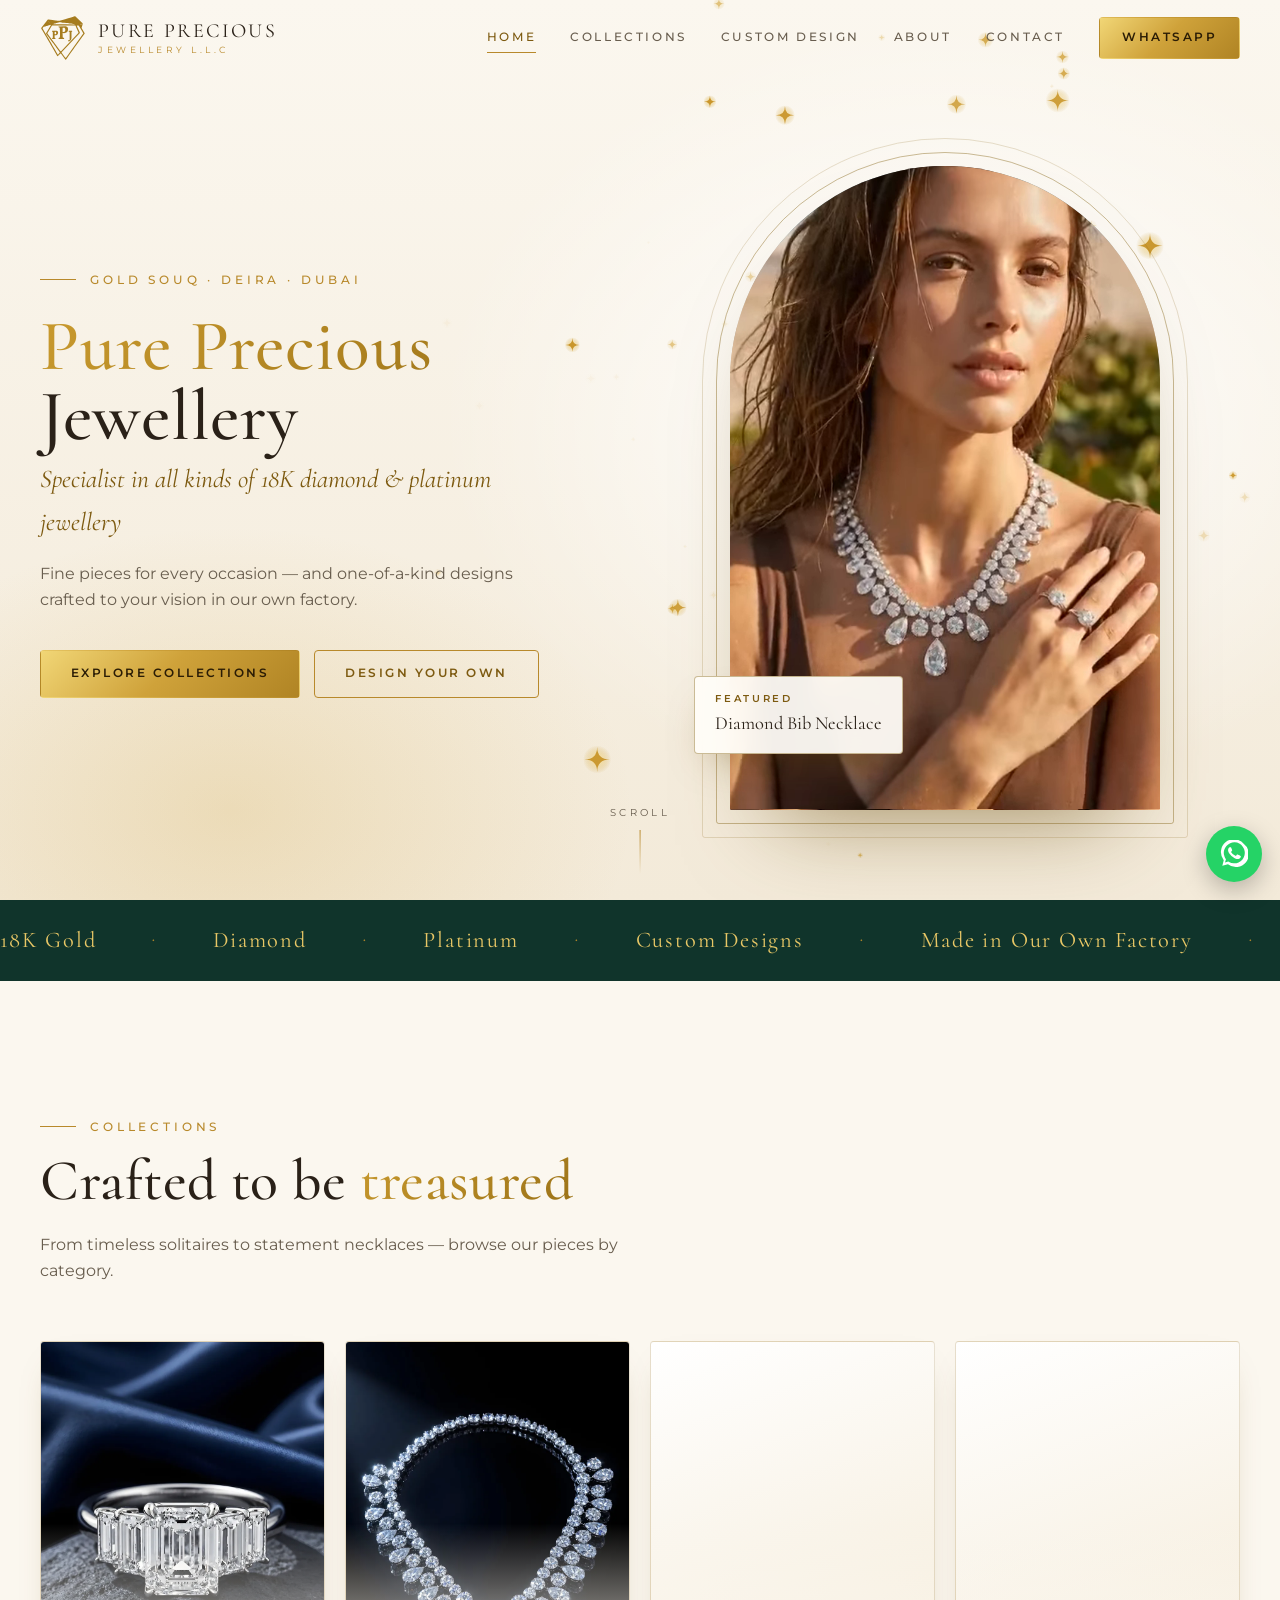
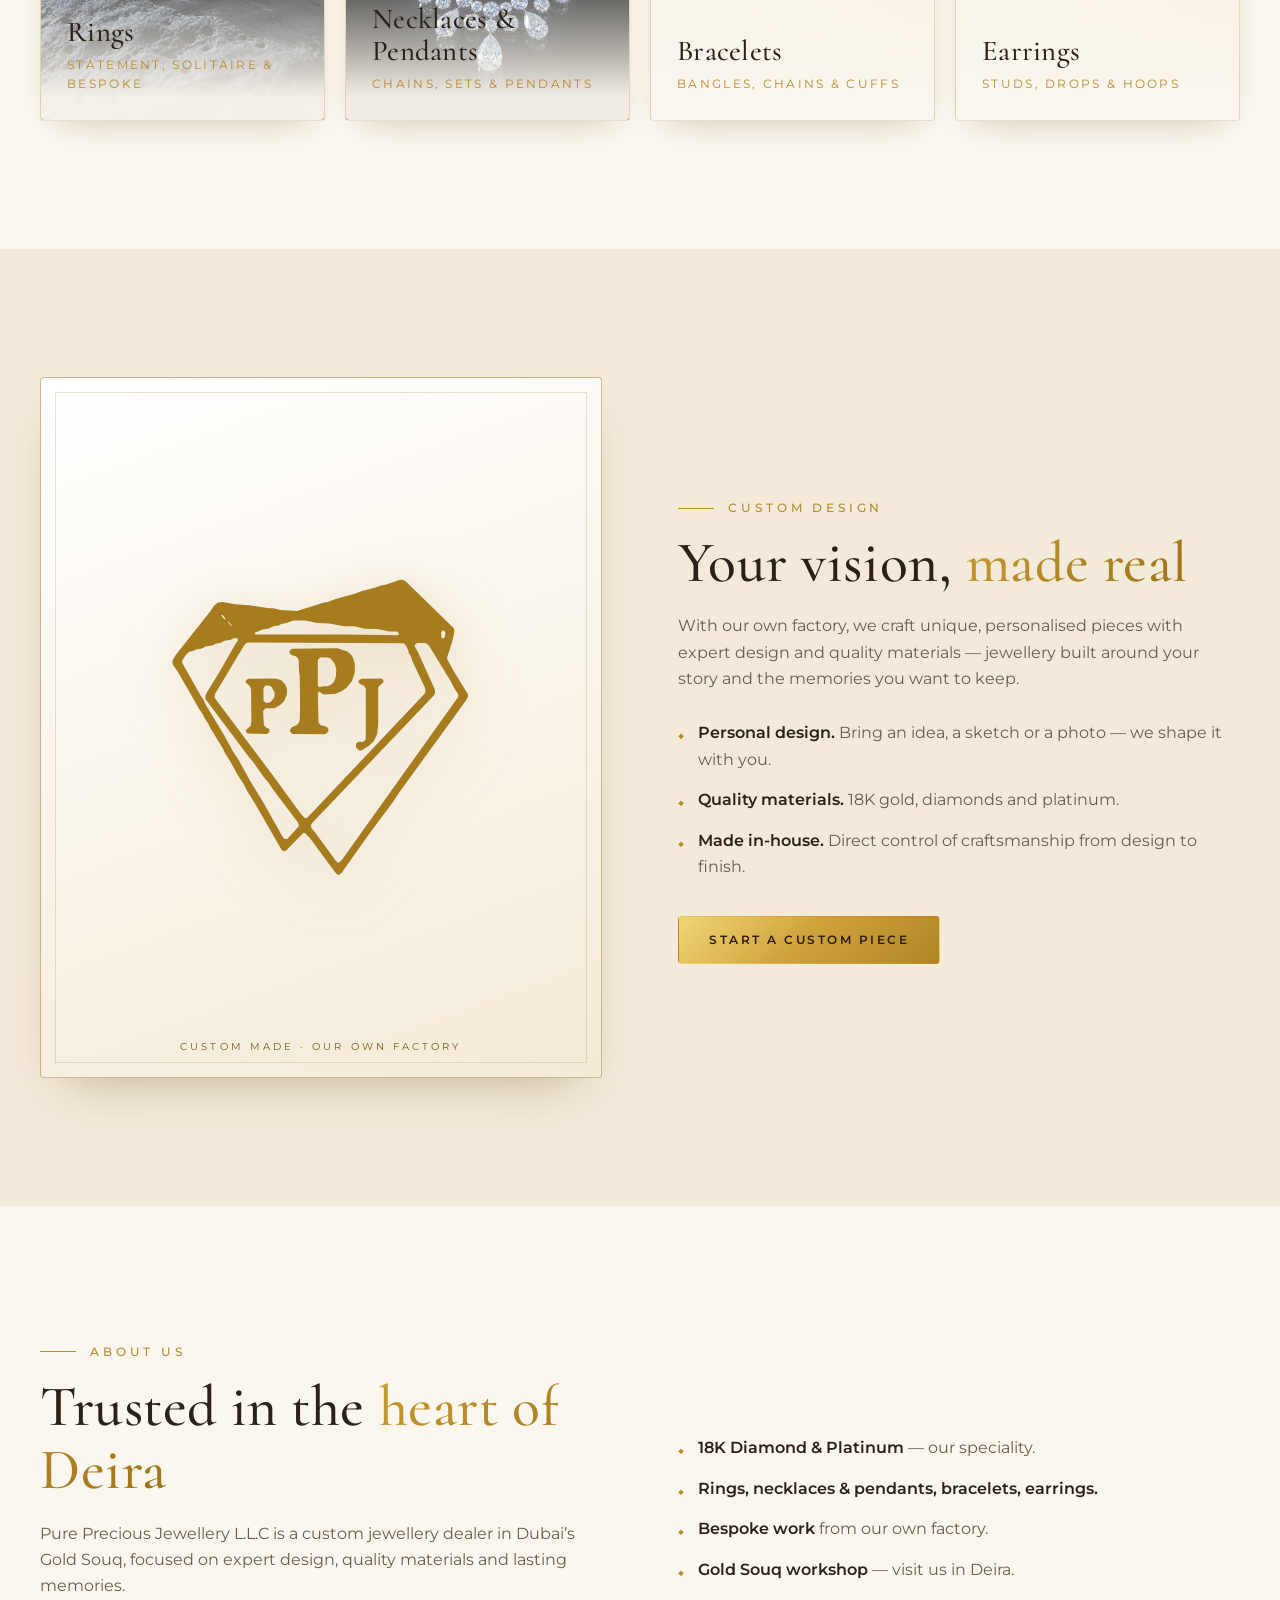
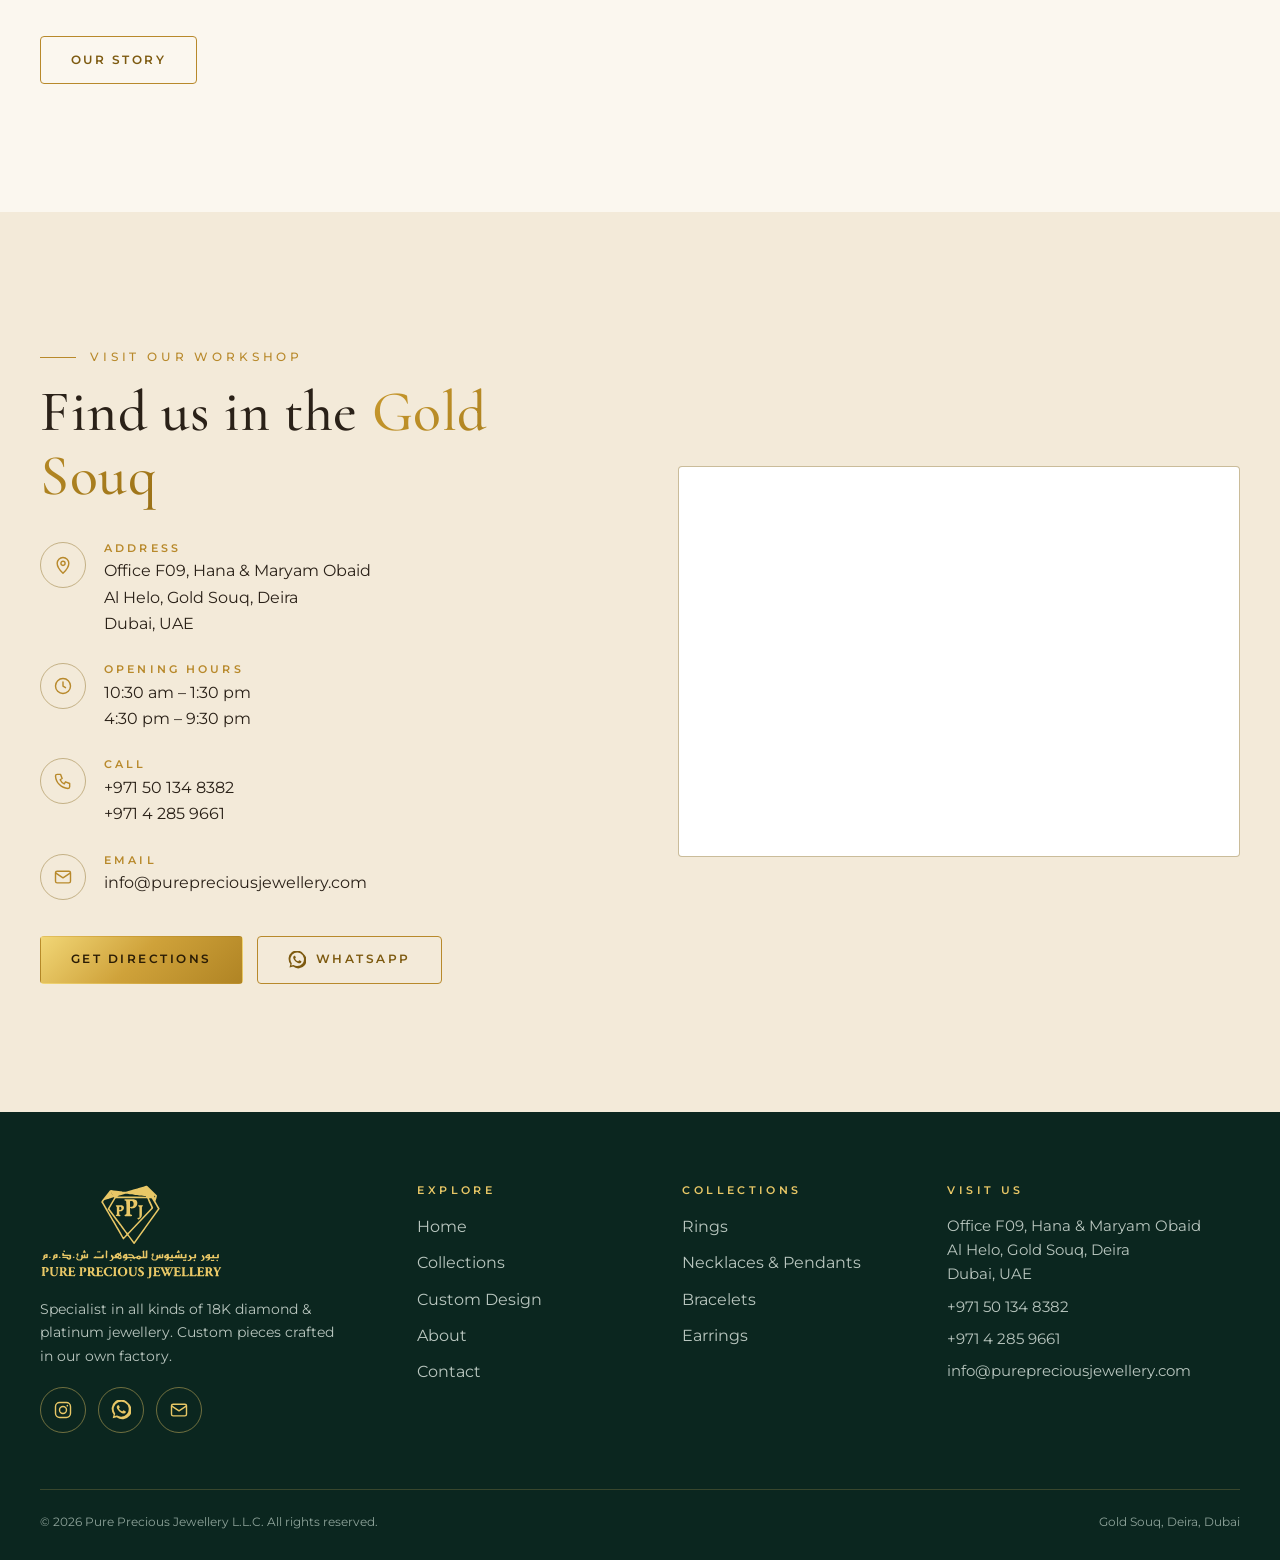
<file: index.html>
<!doctype html>
<html lang="en" class="no-js">
<head>
<meta charset="utf-8">
<meta name="viewport" content="width=device-width, initial-scale=1">
<title>Pure Precious Jewellery L.L.C — 18K Diamond & Platinum Jewellery, Gold Souq Dubai</title>
<meta name="description" content="Pure Precious Jewellery L.L.C in the Gold Souq, Deira, Dubai. Specialists in 18K diamond and platinum jewellery with custom designs made in our own factory.">
<meta name="theme-color" content="#fbf7ef">
<link rel="icon" type="image/svg+xml" href="assets/img/ppj-emblem-gold.svg">
<meta property="og:title" content="Pure Precious Jewellery L.L.C — 18K Diamond & Platinum Jewellery, Gold Souq Dubai">
<meta property="og:description" content="Pure Precious Jewellery L.L.C in the Gold Souq, Deira, Dubai. Specialists in 18K diamond and platinum jewellery with custom designs made in our own factory.">
<meta property="og:type" content="website">
<meta property="og:url" content="https://purepreciousjewellery.com/">
<meta property="og:image" content="https://purepreciousjewellery.com/assets/img/og-image.png">
<meta property="og:site_name" content="Pure Precious Jewellery">
<meta name="twitter:card" content="summary_large_image">
<link rel="canonical" href="https://purepreciousjewellery.com/">
<link rel="preconnect" href="https://fonts.googleapis.com">
<link rel="preconnect" href="https://fonts.gstatic.com" crossorigin>
<link href="https://fonts.googleapis.com/css2?family=Cormorant:ital,wght@0,400;0,500;0,600;1,400;1,500&family=Montserrat:wght@300;400;500;600&display=swap" rel="stylesheet">
<link rel="stylesheet" href="assets/css/styles.css">
<script type="application/ld+json">
{"@context":"https://schema.org","@type":"JewelryStore","name":"Pure Precious Jewellery L.L.C","description":"Specialist in all kinds of 18K diamond and platinum jewellery, with custom designs made in our own factory.","url":"https://purepreciousjewellery.com/","logo":"https://purepreciousjewellery.com/assets/img/ppj-emblem-gold.svg","image":"https://purepreciousjewellery.com/assets/img/og-image.png","telephone":"+971501348382","email":"info@purepreciousjewellery.com","sameAs":["https://www.instagram.com/pure_precious_jewellery"],"address":{"@type":"PostalAddress","streetAddress":"Office F09, Hana and Maryam Obaid, Al Helo, Gold Souq, Deira","addressLocality":"Dubai","addressCountry":"AE"}}
</script>
</head>
<body>
<a class="skip-link" href="#main">Skip to content</a>
<header class="site-header">
  <div class="container header-inner">
    <a class="brand" href="index.html" aria-label="Pure Precious Jewellery — home">
      <img src="assets/img/ppj-emblem-gold.svg" alt="" width="46" height="46">
      <span class="brand-name">Pure Precious<small>Jewellery L.L.C</small></span>
    </a>
    <button class="nav-toggle" aria-label="Menu" aria-expanded="false" aria-controls="nav"><span></span></button>
    <nav class="nav" id="nav" aria-label="Main">
      <a href="index.html" aria-current="page">Home</a>
      <a href="collections.html">Collections</a>
      <a href="custom-design.html">Custom Design</a>
      <a href="about.html">About</a>
      <a href="contact.html">Contact</a>
      <a class="btn btn--gold" href="https://wa.me/971501348382?text=Hello%20Pure%20Precious%20Jewellery%2C%20I%20found%20you%20on%20your%20website%20and%20I%27m%20interested%20in%20your%20jewellery." target="_blank" rel="noopener">WhatsApp</a>
    </nav>
  </div>
</header>
<main id="main">

<section class="hero" aria-label="Welcome">
  <canvas id="hero-sparkles" aria-hidden="true"></canvas>
  <div class="container hero-grid">
    <figure class="hero-media">
      <div class="arch">
        <video poster="assets/video/hero-necklace-poster.jpg" autoplay muted loop playsinline preload="auto" aria-label="Model wearing the Pure Precious diamond bib necklace">
          <source src="assets/video/hero-necklace.webm" type="video/webm">
          <source src="assets/video/hero-necklace.mp4" type="video/mp4">
        </video>
      </div>
      <a class="hero-tag" href="collections.html#necklaces-pendants"><span>Featured</span>Diamond Bib Necklace</a>
    </figure>
    <div class="hero-content">
      <span class="eyebrow">Gold Souq &middot; Deira &middot; Dubai</span>
      <h1><span class="gold-text">Pure Precious</span><span>Jewellery</span></h1>
      <p class="hero-sub">Specialist in all kinds of 18K diamond &amp; platinum jewellery</p>
      <p class="hero-text">Fine pieces for every occasion &mdash; and one-of-a-kind designs crafted to your vision in our own factory.</p>
      <div class="hero-actions">
        <a class="btn btn--gold" href="collections.html">Explore collections</a>
        <a class="btn btn--ghost" href="custom-design.html">Design your own</a>
      </div>
    </div>
  </div>
  <div class="scroll-cue" aria-hidden="true"><span>Scroll</span><i></i></div>
</section>

<div class="strip" aria-hidden="true"><div class="strip-track"><span>18K Gold</span><span>Diamond</span><span>Platinum</span><span>Custom Designs</span><span>Made in Our Own Factory</span><span>Gold Souq, Dubai</span><span>18K Gold</span><span>Diamond</span><span>Platinum</span><span>Custom Designs</span><span>Made in Our Own Factory</span><span>Gold Souq, Dubai</span></div></div>

<section class="section" id="collections">
  <div class="container">
    <div class="reveal">
      <span class="eyebrow">Collections</span>
      <h2 class="section-title">Crafted to be <span class="gold-text">treasured</span></h2>
      <p class="section-lead">From timeless solitaires to statement necklaces &mdash; browse our pieces by category.</p>
    </div>
    <div class="grid-4">
      <a class="tile reveal" style="--d:0.00s" href="collections.html#rings">
        <picture><source srcset="assets/img/products/rings/emerald-cut-five-stone-ring.webp" type="image/webp"><img class="tile-photo" src="assets/img/products/rings/emerald-cut-five-stone-ring.jpg" alt="Emerald-Cut Five-Stone Ring" width="1200" height="1200" loading="lazy" decoding="async"></picture>
        <div class="tile-body"><h3>Rings</h3><p>Statement, solitaire & bespoke</p></div>
      </a>
      <a class="tile reveal" style="--d:0.08s" href="collections.html#necklaces-pendants">
        <picture><source srcset="assets/img/products/necklaces-pendants/diamond-bib-necklace.webp" type="image/webp"><img class="tile-photo" src="assets/img/products/necklaces-pendants/diamond-bib-necklace.jpg" alt="Diamond Bib Necklace" width="1200" height="1200" loading="lazy" decoding="async"></picture>
        <div class="tile-body"><h3>Necklaces &amp; Pendants</h3><p>Chains, sets & pendants</p></div>
      </a>
      <a class="tile reveal" style="--d:0.16s" href="collections.html#bracelets">
        <picture><source srcset="assets/img/products/bracelets/cuban-link-bracelet.webp" type="image/webp"><img class="tile-photo" src="assets/img/products/bracelets/cuban-link-bracelet.jpg" alt="Cuban Link Bracelet" width="1200" height="1200" loading="lazy" decoding="async" style="object-position:50% 65%"></picture>
        <div class="tile-body"><h3>Bracelets</h3><p>Bangles, chains & cuffs</p></div>
      </a>
      <a class="tile reveal" style="--d:0.24s" href="collections.html#earrings">
        <picture><source srcset="assets/img/products/earrings/heart-pave-huggie-earrings-rose-gold.webp" type="image/webp"><img class="tile-photo" src="assets/img/products/earrings/heart-pave-huggie-earrings-rose-gold.jpg" alt="Heart Pavé Huggie Earrings" width="1200" height="1200" loading="lazy" decoding="async"></picture>
        <div class="tile-body"><h3>Earrings</h3><p>Studs, drops & hoops</p></div>
      </a>
    </div>
  </div>
</section>

<section class="section section--alt">
  <div class="container split">
    <figure class="frame frame--emblem reveal" style="margin:0">
      <img src="assets/img/ppj-emblem-gold.svg" alt="PPJ emblem" width="165" height="165">
      <figcaption>Custom made &middot; Our own factory</figcaption>
    </figure>
    <div class="reveal" style="--d:.12s">
      <span class="eyebrow">Custom design</span>
      <h2 class="section-title">Your vision, <span class="gold-text">made real</span></h2>
      <p class="section-lead">With our own factory, we craft unique, personalised pieces with expert design and quality materials &mdash; jewellery built around your story and the memories you want to keep.</p>
      <ul class="checklist">
        <li><span><strong>Personal design.</strong> Bring an idea, a sketch or a photo &mdash; we shape it with you.</span></li>
        <li><span><strong>Quality materials.</strong> 18K gold, diamonds and platinum.</span></li>
        <li><span><strong>Made in-house.</strong> Direct control of craftsmanship from design to finish.</span></li>
      </ul>
      <div class="hero-actions"><a class="btn btn--gold" href="custom-design.html">Start a custom piece</a></div>
    </div>
  </div>
</section>

<section class="section">
  <div class="container split">
    <div class="reveal">
      <span class="eyebrow">About us</span>
      <h2 class="section-title">Trusted in the <span class="gold-text">heart of Deira</span></h2>
      <p class="section-lead">Pure Precious Jewellery L.L.C is a custom jewellery dealer in Dubai&rsquo;s Gold Souq, focused on expert design, quality materials and lasting memories.</p>
      <div class="hero-actions"><a class="btn btn--ghost" href="about.html">Our story</a></div>
    </div>
    <ul class="checklist reveal" style="--d:.12s;margin:0">
      <li><span><strong>18K Diamond &amp; Platinum</strong> &mdash; our speciality.</span></li>
      <li><span><strong>Rings, necklaces &amp; pendants, bracelets, earrings.</strong></span></li>
      <li><span><strong>Bespoke work</strong> from our own factory.</span></li>
      <li><span><strong>Gold Souq workshop</strong> &mdash; visit us in Deira.</span></li>
    </ul>
  </div>
</section>

<section class="section section--alt" id="visit">
  <div class="container split">
    <div class="reveal">
      <span class="eyebrow">Visit our workshop</span>
      <h2 class="section-title">Find us in the <span class="gold-text">Gold Souq</span></h2>
      <div class="info-list">
        <div class="info-item"><span class="ico"><svg viewBox="0 0 24 24" fill="none" stroke="currentColor" stroke-width="1.7" stroke-linejoin="round" aria-hidden="true"><path d="M12 22s7-6.500 7-12a7 7 0 0 0-14 0c0 5.500 7 12 7 12z"/><circle cx="12" cy="10" r="2.500"/></svg></span><div><h4>Address</h4><p>Office F09, Hana &amp; Maryam Obaid<br>Al Helo, Gold Souq, Deira<br>Dubai, UAE</p></div></div>
        <div class="info-item"><span class="ico"><svg viewBox="0 0 24 24" fill="none" stroke="currentColor" stroke-width="1.7" stroke-linecap="round" aria-hidden="true"><circle cx="12" cy="12" r="9"/><path d="M12 7v5l3 2"/></svg></span><div><h4>Opening hours</h4><p>10:30 am – 1:30 pm<br>4:30 pm – 9:30 pm</p></div></div>
        <div class="info-item"><span class="ico"><svg viewBox="0 0 24 24" fill="none" stroke="currentColor" stroke-width="1.7" stroke-linejoin="round" aria-hidden="true"><path d="M5 4h4l2 5-2.500 1.500a11 11 0 0 0 5 5L15 13l5 2v4a2 2 0 0 1-2 2A16 16 0 0 1 3 6a2 2 0 0 1 2-2z"/></svg></span><div><h4>Call</h4><p><a href="tel:+971501348382">+971 50 134 8382</a><br><a href="tel:+97142859661">+971 4 285 9661</a></p></div></div>
        <div class="info-item"><span class="ico"><svg viewBox="0 0 24 24" fill="none" stroke="currentColor" stroke-width="1.7" stroke-linejoin="round" aria-hidden="true"><rect x="3" y="5" width="18" height="14" rx="2"/><path d="M3 7l9 6 9-6"/></svg></span><div><h4>Email</h4><p><a href="mailto:info@purepreciousjewellery.com">info@purepreciousjewellery.com</a></p></div></div>
      </div>
      <div class="hero-actions"><a class="btn btn--gold" href="https://www.google.com/maps/search/?api=1&query=Pure+Precious+Jewellery+Gold+Souq+Deira+Dubai" target="_blank" rel="noopener">Get directions</a><a class="btn btn--ghost" href="https://wa.me/971501348382?text=Hello%20Pure%20Precious%20Jewellery%2C%20I%20found%20you%20on%20your%20website%20and%20I%27m%20interested%20in%20your%20jewellery." target="_blank" rel="noopener"><svg viewBox="0 0 24 24" fill="currentColor" aria-hidden="true"><path d="M20.5 3.5A11 11 0 0 0 3.2 17.3L2 22l4.8-1.2A11 11 0 1 0 20.5 3.5zM12 20a9 9 0 0 1-4.6-1.3l-.3-.2-2.8.7.8-2.7-.2-.3A9 9 0 1 1 12 20zm5-6.7c-.3-.1-1.6-.8-1.8-.9s-.4-.1-.6.1-.7.9-.8 1-.3.2-.6.1a7.3 7.3 0 0 1-3.6-3.1c-.3-.5.3-.5.8-1.5.1-.2 0-.3 0-.5l-.8-1.9c-.2-.5-.4-.4-.6-.4h-.5a1 1 0 0 0-.7.3 3 3 0 0 0-.9 2.2 5.2 5.2 0 0 0 1.1 2.8 11.800 11.800 0 0 0 4.600 4.100c1.700.7 2.400.8 3.200.7a2.700 2.700 0 0 0 1.800-1.300 2.200 2.200 0 0 0 .2-1.300c-.1-.1-.3-.2-.6-.3z"/></svg> WhatsApp</a></div>
    </div>
    <div class="map-box reveal" style="--d:.15s"><iframe title="Pure Precious Jewellery on Google Maps" loading="lazy" referrerpolicy="no-referrer-when-downgrade" src="https://www.google.com/maps?q=77CX%2B337%20Al%20Ras%20Dubai&output=embed"></iframe></div>
  </div>
</section>
</main>
<footer class="site-footer">
  <div class="container">
    <div class="footer-grid">
      <div class="footer-brand">
        <img src="assets/img/ppj-logo-light.svg" alt="Pure Precious Jewellery L.L.C" width="140" height="73">
        <p>Specialist in all kinds of 18K diamond &amp; platinum jewellery. Custom pieces crafted in our own factory.</p>
        <div class="socials">
          <a href="https://www.instagram.com/pure_precious_jewellery" target="_blank" rel="noopener" aria-label="Instagram"><svg viewBox="0 0 24 24" fill="none" stroke="currentColor" stroke-width="1.7" aria-hidden="true"><rect x="3" y="3" width="18" height="18" rx="5"/><circle cx="12" cy="12" r="4.2"/><circle cx="17.2" cy="6.8" r="1" fill="currentColor" stroke="none"/></svg></a>
          <a href="https://wa.me/971501348382?text=Hello%20Pure%20Precious%20Jewellery%2C%20I%20found%20you%20on%20your%20website%20and%20I%27m%20interested%20in%20your%20jewellery." target="_blank" rel="noopener" aria-label="WhatsApp"><svg viewBox="0 0 24 24" fill="currentColor" aria-hidden="true"><path d="M20.5 3.5A11 11 0 0 0 3.2 17.3L2 22l4.8-1.2A11 11 0 1 0 20.5 3.5zM12 20a9 9 0 0 1-4.6-1.3l-.3-.2-2.8.7.8-2.7-.2-.3A9 9 0 1 1 12 20zm5-6.7c-.3-.1-1.6-.8-1.8-.9s-.4-.1-.6.1-.7.9-.8 1-.3.2-.6.1a7.3 7.3 0 0 1-3.6-3.1c-.3-.5.3-.5.8-1.5.1-.2 0-.3 0-.5l-.8-1.9c-.2-.5-.4-.4-.6-.4h-.5a1 1 0 0 0-.7.3 3 3 0 0 0-.9 2.2 5.2 5.2 0 0 0 1.1 2.8 11.800 11.800 0 0 0 4.600 4.100c1.700.7 2.400.8 3.200.7a2.700 2.700 0 0 0 1.800-1.300 2.200 2.200 0 0 0 .2-1.300c-.1-.1-.3-.2-.6-.3z"/></svg></a>
          <a href="mailto:info@purepreciousjewellery.com" aria-label="Email"><svg viewBox="0 0 24 24" fill="none" stroke="currentColor" stroke-width="1.7" stroke-linejoin="round" aria-hidden="true"><rect x="3" y="5" width="18" height="14" rx="2"/><path d="M3 7l9 6 9-6"/></svg></a>
        </div>
      </div>
      <div>
        <h4>Explore</h4>
        <ul>
          <li><a href="index.html">Home</a></li>
          <li><a href="collections.html">Collections</a></li>
          <li><a href="custom-design.html">Custom Design</a></li>
          <li><a href="about.html">About</a></li>
          <li><a href="contact.html">Contact</a></li>
        </ul>
      </div>
      <div>
        <h4>Collections</h4>
        <ul>
          <li><a href="collections.html#rings">Rings</a></li>
          <li><a href="collections.html#necklaces-pendants">Necklaces &amp; Pendants</a></li>
          <li><a href="collections.html#bracelets">Bracelets</a></li>
          <li><a href="collections.html#earrings">Earrings</a></li>
        </ul>
      </div>
      <div>
        <h4>Visit us</h4>
        <address>
          <span>Office F09, Hana &amp; Maryam Obaid<br>Al Helo, Gold Souq, Deira<br>Dubai, UAE</span>
          <a href="tel:+971501348382">+971 50 134 8382</a>
          <a href="tel:+97142859661">+971 4 285 9661</a>
          <a href="mailto:info@purepreciousjewellery.com">info@purepreciousjewellery.com</a>
        </address>
      </div>
    </div>
    <div class="footer-bottom"><span>&copy; <span data-year>2026</span> Pure Precious Jewellery L.L.C. All rights reserved.</span><span>Gold Souq, Deira, Dubai</span></div>
  </div>
</footer>
<div class="wa-widget">
  <div class="wa-panel" id="wa-panel" role="dialog" aria-modal="false" aria-labelledby="wa-title" hidden>
    <div class="wa-head">
      <img src="assets/img/ppj-emblem-light.svg" alt="" width="40" height="40">
      <div><p class="wa-name" id="wa-title">Pure Precious Jewellery</p><p class="wa-status">We reply during working hours<br><span>10:30 am – 1:30 pm</span> &middot; <span>4:30 pm – 9:30 pm</span></p></div>
      <button class="wa-close" type="button" aria-label="Close chat">&times;</button>
    </div>
    <div class="wa-body">
      <p class="wa-bubble">Hello! How can we help you today? Choose a topic or start a chat.</p>
      <div class="wa-topics">
        <a href="https://wa.me/971501348382?text=Hello%20Pure%20Precious%20Jewellery%2C%20I%27d%20like%20to%20see%20your%20ring%20designs." target="_blank" rel="noopener">Rings</a>
        <a href="https://wa.me/971501348382?text=Hello%20Pure%20Precious%20Jewellery%2C%20I%27d%20like%20to%20see%20your%20necklaces%20and%20pendants." target="_blank" rel="noopener">Necklaces &amp; Pendants</a>
        <a href="https://wa.me/971501348382?text=Hello%20Pure%20Precious%20Jewellery%2C%20I%27d%20like%20to%20see%20your%20bracelet%20designs." target="_blank" rel="noopener">Bracelets</a>
        <a href="https://wa.me/971501348382?text=Hello%20Pure%20Precious%20Jewellery%2C%20I%27d%20like%20to%20see%20your%20earring%20designs." target="_blank" rel="noopener">Earrings</a>
        <a href="https://wa.me/971501348382?text=Hello%20Pure%20Precious%20Jewellery%2C%20I%27d%20like%20to%20discuss%20a%20custom%20jewellery%20design." target="_blank" rel="noopener">Custom design</a>
        <a href="https://wa.me/971501348382?text=Hello%20Pure%20Precious%20Jewellery%2C%20I%27d%20like%20to%20visit%20your%20workshop%20in%20the%20Gold%20Souq." target="_blank" rel="noopener">Visit the workshop</a>
      </div>
    </div>
    <a class="wa-start" href="https://wa.me/971501348382?text=Hello%20Pure%20Precious%20Jewellery%2C%20I%20found%20you%20on%20your%20website%20and%20I%27m%20interested%20in%20your%20jewellery." target="_blank" rel="noopener"><svg viewBox="0 0 24 24" fill="currentColor" aria-hidden="true"><path d="M20.5 3.5A11 11 0 0 0 3.2 17.3L2 22l4.8-1.2A11 11 0 1 0 20.5 3.5zM12 20a9 9 0 0 1-4.6-1.3l-.3-.2-2.8.7.8-2.7-.2-.3A9 9 0 1 1 12 20zm5-6.7c-.3-.1-1.6-.8-1.8-.9s-.4-.1-.6.1-.7.9-.8 1-.3.2-.6.1a7.3 7.3 0 0 1-3.6-3.1c-.3-.5.3-.5.8-1.5.1-.2 0-.3 0-.5l-.8-1.9c-.2-.5-.4-.4-.6-.4h-.5a1 1 0 0 0-.7.3 3 3 0 0 0-.9 2.2 5.2 5.2 0 0 0 1.1 2.8 11.800 11.800 0 0 0 4.600 4.100c1.700.7 2.400.8 3.200.7a2.700 2.700 0 0 0 1.800-1.300 2.200 2.200 0 0 0 .2-1.300c-.1-.1-.3-.2-.6-.3z"/></svg> Start chat on WhatsApp</a>
  </div>
  <button class="wa-float" type="button" aria-label="Chat on WhatsApp" aria-expanded="false" aria-controls="wa-panel"><svg viewBox="0 0 24 24" fill="currentColor" aria-hidden="true"><path d="M20.5 3.5A11 11 0 0 0 3.2 17.3L2 22l4.8-1.2A11 11 0 1 0 20.5 3.5zM12 20a9 9 0 0 1-4.6-1.3l-.3-.2-2.8.7.8-2.7-.2-.3A9 9 0 1 1 12 20zm5-6.7c-.3-.1-1.6-.8-1.8-.9s-.4-.1-.6.1-.7.9-.8 1-.3.2-.6.1a7.3 7.3 0 0 1-3.6-3.1c-.3-.5.3-.5.8-1.5.1-.2 0-.3 0-.5l-.8-1.9c-.2-.5-.4-.4-.6-.4h-.5a1 1 0 0 0-.7.3 3 3 0 0 0-.9 2.2 5.2 5.2 0 0 0 1.1 2.8 11.800 11.800 0 0 0 4.600 4.100c1.700.7 2.400.8 3.200.7a2.700 2.700 0 0 0 1.800-1.300 2.200 2.200 0 0 0 .2-1.300c-.1-.1-.3-.2-.6-.3z"/></svg></button>
</div>
<script src="assets/js/sparkles.js" defer></script>
<script type="module" src="assets/js/main.js"></script>
</body>
</html>
</file>
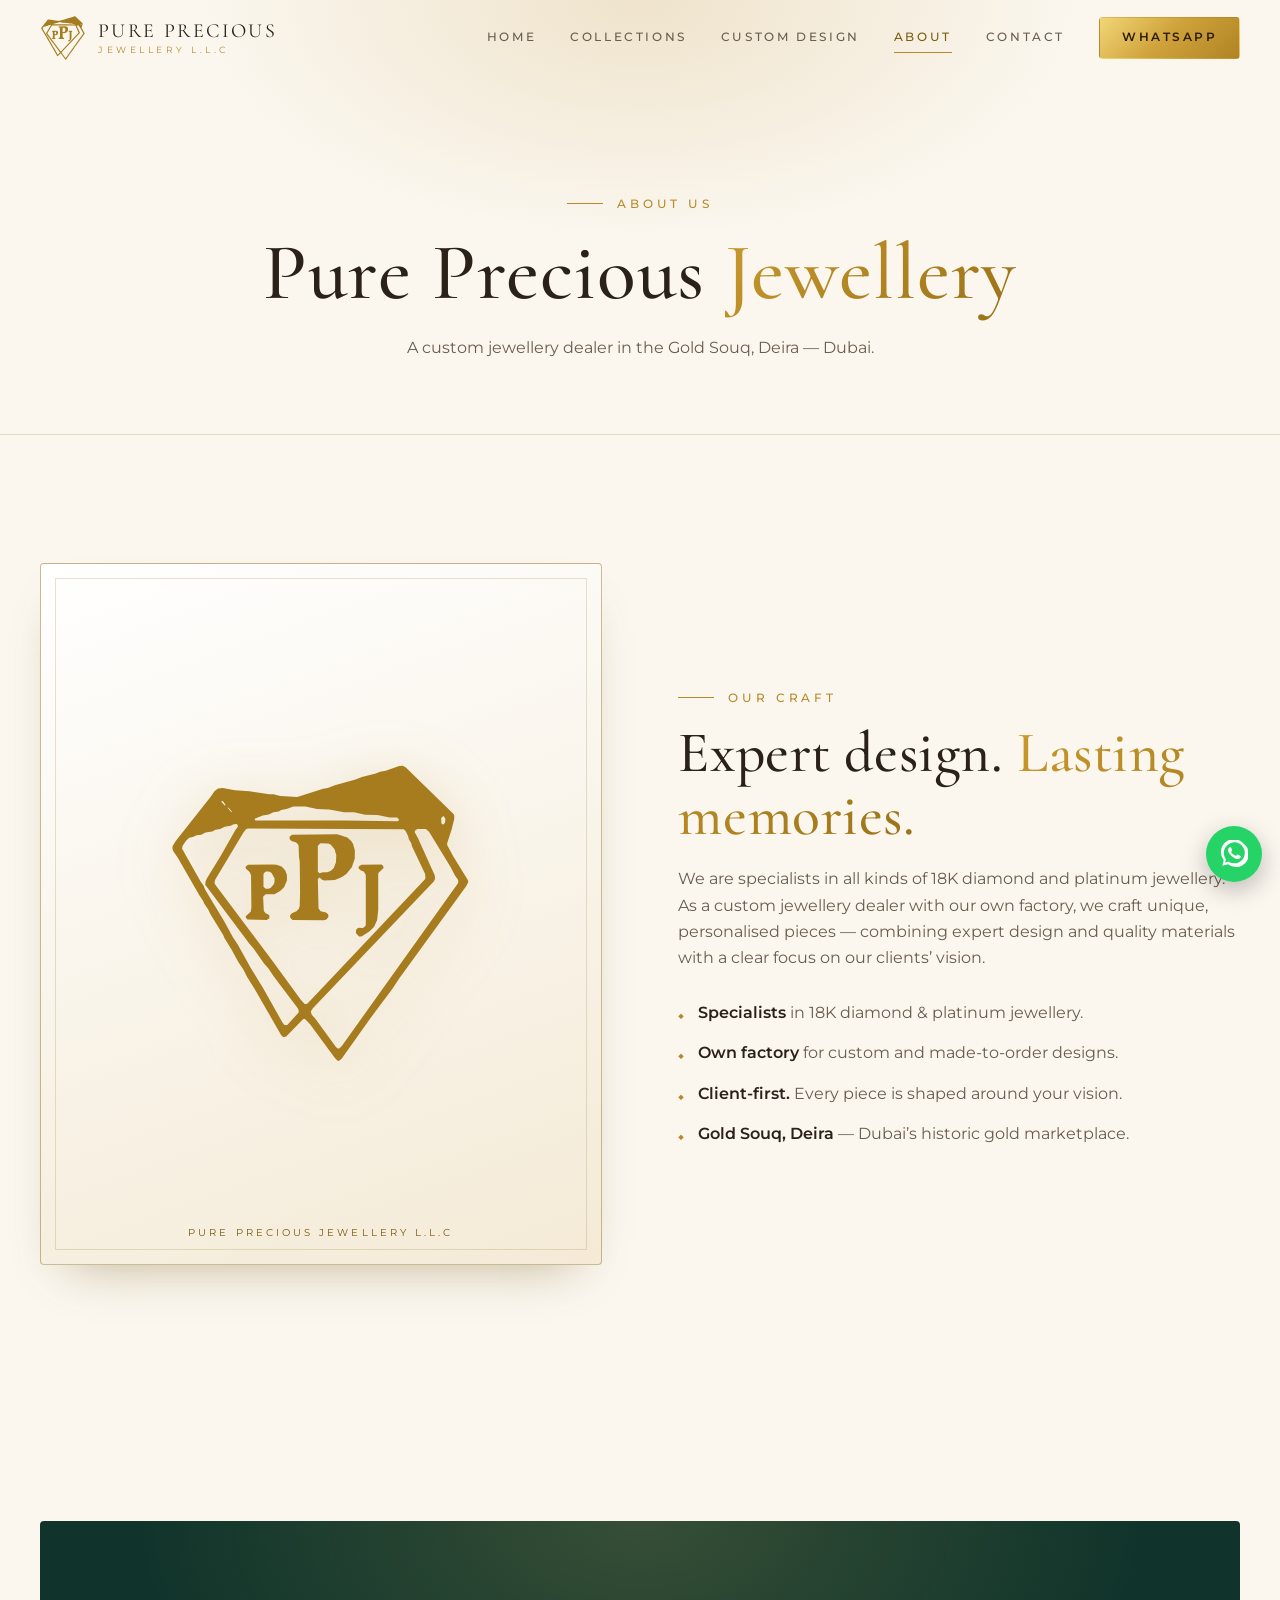
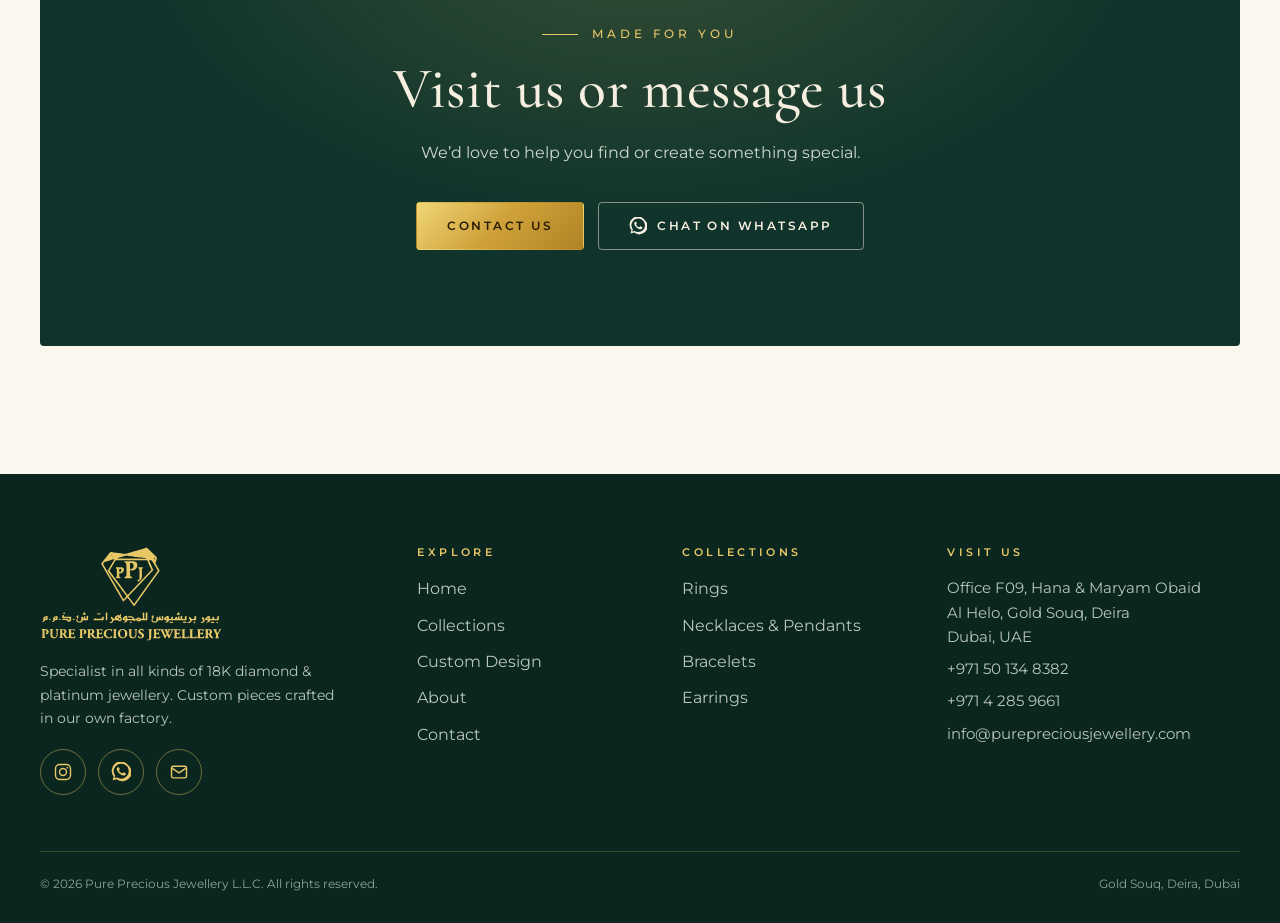
<file: about.html>
<!doctype html>
<html lang="en" class="no-js">
<head>
<meta charset="utf-8">
<meta name="viewport" content="width=device-width, initial-scale=1">
<title>About | Pure Precious Jewellery L.L.C — Gold Souq, Dubai</title>
<meta name="description" content="Pure Precious Jewellery L.L.C is a custom jewellery dealer in Dubai's Gold Souq, specialising in 18K diamond and platinum jewellery.">
<meta name="theme-color" content="#fbf7ef">
<link rel="icon" type="image/svg+xml" href="assets/img/ppj-emblem-gold.svg">
<meta property="og:title" content="About | Pure Precious Jewellery L.L.C — Gold Souq, Dubai">
<meta property="og:description" content="Pure Precious Jewellery L.L.C is a custom jewellery dealer in Dubai's Gold Souq, specialising in 18K diamond and platinum jewellery.">
<meta property="og:type" content="website">
<meta property="og:url" content="https://purepreciousjewellery.com/about">
<meta property="og:image" content="https://purepreciousjewellery.com/assets/img/og-image.png">
<meta property="og:site_name" content="Pure Precious Jewellery">
<meta name="twitter:card" content="summary_large_image">
<link rel="canonical" href="https://purepreciousjewellery.com/about">
<link rel="preconnect" href="https://fonts.googleapis.com">
<link rel="preconnect" href="https://fonts.gstatic.com" crossorigin>
<link href="https://fonts.googleapis.com/css2?family=Cormorant:ital,wght@0,400;0,500;0,600;1,400;1,500&family=Montserrat:wght@300;400;500;600&display=swap" rel="stylesheet">
<link rel="stylesheet" href="assets/css/styles.css">
<script type="application/ld+json">
{"@context":"https://schema.org","@type":"JewelryStore","name":"Pure Precious Jewellery L.L.C","description":"Specialist in all kinds of 18K diamond and platinum jewellery, with custom designs made in our own factory.","url":"https://purepreciousjewellery.com/","logo":"https://purepreciousjewellery.com/assets/img/ppj-emblem-gold.svg","image":"https://purepreciousjewellery.com/assets/img/og-image.png","telephone":"+971501348382","email":"info@purepreciousjewellery.com","sameAs":["https://www.instagram.com/pure_precious_jewellery"],"address":{"@type":"PostalAddress","streetAddress":"Office F09, Hana and Maryam Obaid, Al Helo, Gold Souq, Deira","addressLocality":"Dubai","addressCountry":"AE"}}
</script>
</head>
<body>
<a class="skip-link" href="#main">Skip to content</a>
<header class="site-header">
  <div class="container header-inner">
    <a class="brand" href="index.html" aria-label="Pure Precious Jewellery — home">
      <img src="assets/img/ppj-emblem-gold.svg" alt="" width="46" height="46">
      <span class="brand-name">Pure Precious<small>Jewellery L.L.C</small></span>
    </a>
    <button class="nav-toggle" aria-label="Menu" aria-expanded="false" aria-controls="nav"><span></span></button>
    <nav class="nav" id="nav" aria-label="Main">
      <a href="index.html">Home</a>
      <a href="collections.html">Collections</a>
      <a href="custom-design.html">Custom Design</a>
      <a href="about.html" aria-current="page">About</a>
      <a href="contact.html">Contact</a>
      <a class="btn btn--gold" href="https://wa.me/971501348382?text=Hello%20Pure%20Precious%20Jewellery%2C%20I%20found%20you%20on%20your%20website%20and%20I%27m%20interested%20in%20your%20jewellery." target="_blank" rel="noopener">WhatsApp</a>
    </nav>
  </div>
</header>
<main id="main">

<section class="page-hero">
  <div class="container">
    <span class="eyebrow">About us</span>
    <h1>Pure Precious <span class="gold-text">Jewellery</span></h1>
    <p>A custom jewellery dealer in the Gold Souq, Deira &mdash; Dubai.</p>
  </div>
</section>

<section class="section">
  <div class="container split">
    <figure class="frame frame--emblem reveal" style="margin:0">
      <img src="assets/img/ppj-emblem-gold.svg" alt="PPJ emblem" width="165" height="165">
      <figcaption>Pure Precious Jewellery L.L.C</figcaption>
    </figure>
    <div class="reveal" style="--d:.12s">
      <span class="eyebrow">Our craft</span>
      <h2 class="section-title">Expert design. <span class="gold-text">Lasting memories.</span></h2>
      <p class="section-lead">We are specialists in all kinds of 18K diamond and platinum jewellery. As a custom jewellery dealer with our own factory, we craft unique, personalised pieces &mdash; combining expert design and quality materials with a clear focus on our clients&rsquo; vision.</p>
      <ul class="checklist">
        <li><span><strong>Specialists</strong> in 18K diamond &amp; platinum jewellery.</span></li>
        <li><span><strong>Own factory</strong> for custom and made-to-order designs.</span></li>
        <li><span><strong>Client-first.</strong> Every piece is shaped around your vision.</span></li>
        <li><span><strong>Gold Souq, Deira</strong> &mdash; Dubai&rsquo;s historic gold marketplace.</span></li>
      </ul>
    </div>
  </div>
</section>

<section class="section">
  <div class="container">
    <div class="cta reveal">
      <span class="eyebrow">Made for you</span>
      <h2 style="margin-top:14px">Visit us or message us</h2>
      <p>We&rsquo;d love to help you find or create something special.</p>
      <div class="hero-actions"><a class="btn btn--gold" href="contact.html">Contact us</a><a class="btn btn--ghost" href="https://wa.me/971501348382?text=Hello%20Pure%20Precious%20Jewellery%2C%20I%20found%20you%20on%20your%20website%20and%20I%27m%20interested%20in%20your%20jewellery." target="_blank" rel="noopener"><svg viewBox="0 0 24 24" fill="currentColor" aria-hidden="true"><path d="M20.5 3.5A11 11 0 0 0 3.2 17.3L2 22l4.8-1.2A11 11 0 1 0 20.5 3.5zM12 20a9 9 0 0 1-4.6-1.3l-.3-.2-2.8.7.8-2.7-.2-.3A9 9 0 1 1 12 20zm5-6.7c-.3-.1-1.6-.8-1.8-.9s-.4-.1-.6.1-.7.9-.8 1-.3.2-.6.1a7.3 7.3 0 0 1-3.6-3.1c-.3-.5.3-.5.8-1.5.1-.2 0-.3 0-.5l-.8-1.9c-.2-.5-.4-.4-.6-.4h-.5a1 1 0 0 0-.7.3 3 3 0 0 0-.9 2.2 5.2 5.2 0 0 0 1.1 2.8 11.800 11.800 0 0 0 4.600 4.100c1.700.7 2.400.8 3.200.7a2.700 2.700 0 0 0 1.800-1.300 2.200 2.200 0 0 0 .2-1.300c-.1-.1-.3-.2-.6-.3z"/></svg> Chat on WhatsApp</a></div>
    </div>
  </div>
</section>
</main>
<footer class="site-footer">
  <div class="container">
    <div class="footer-grid">
      <div class="footer-brand">
        <img src="assets/img/ppj-logo-light.svg" alt="Pure Precious Jewellery L.L.C" width="140" height="73">
        <p>Specialist in all kinds of 18K diamond &amp; platinum jewellery. Custom pieces crafted in our own factory.</p>
        <div class="socials">
          <a href="https://www.instagram.com/pure_precious_jewellery" target="_blank" rel="noopener" aria-label="Instagram"><svg viewBox="0 0 24 24" fill="none" stroke="currentColor" stroke-width="1.7" aria-hidden="true"><rect x="3" y="3" width="18" height="18" rx="5"/><circle cx="12" cy="12" r="4.2"/><circle cx="17.2" cy="6.8" r="1" fill="currentColor" stroke="none"/></svg></a>
          <a href="https://wa.me/971501348382?text=Hello%20Pure%20Precious%20Jewellery%2C%20I%20found%20you%20on%20your%20website%20and%20I%27m%20interested%20in%20your%20jewellery." target="_blank" rel="noopener" aria-label="WhatsApp"><svg viewBox="0 0 24 24" fill="currentColor" aria-hidden="true"><path d="M20.5 3.5A11 11 0 0 0 3.2 17.3L2 22l4.8-1.2A11 11 0 1 0 20.5 3.5zM12 20a9 9 0 0 1-4.6-1.3l-.3-.2-2.8.7.8-2.7-.2-.3A9 9 0 1 1 12 20zm5-6.7c-.3-.1-1.6-.8-1.8-.9s-.4-.1-.6.1-.7.9-.8 1-.3.2-.6.1a7.3 7.3 0 0 1-3.6-3.1c-.3-.5.3-.5.8-1.5.1-.2 0-.3 0-.5l-.8-1.9c-.2-.5-.4-.4-.6-.4h-.5a1 1 0 0 0-.7.3 3 3 0 0 0-.9 2.2 5.2 5.2 0 0 0 1.1 2.8 11.800 11.800 0 0 0 4.600 4.100c1.700.7 2.400.8 3.200.7a2.700 2.700 0 0 0 1.800-1.300 2.200 2.200 0 0 0 .2-1.300c-.1-.1-.3-.2-.6-.3z"/></svg></a>
          <a href="mailto:info@purepreciousjewellery.com" aria-label="Email"><svg viewBox="0 0 24 24" fill="none" stroke="currentColor" stroke-width="1.7" stroke-linejoin="round" aria-hidden="true"><rect x="3" y="5" width="18" height="14" rx="2"/><path d="M3 7l9 6 9-6"/></svg></a>
        </div>
      </div>
      <div>
        <h4>Explore</h4>
        <ul>
          <li><a href="index.html">Home</a></li>
          <li><a href="collections.html">Collections</a></li>
          <li><a href="custom-design.html">Custom Design</a></li>
          <li><a href="about.html">About</a></li>
          <li><a href="contact.html">Contact</a></li>
        </ul>
      </div>
      <div>
        <h4>Collections</h4>
        <ul>
          <li><a href="collections.html#rings">Rings</a></li>
          <li><a href="collections.html#necklaces-pendants">Necklaces &amp; Pendants</a></li>
          <li><a href="collections.html#bracelets">Bracelets</a></li>
          <li><a href="collections.html#earrings">Earrings</a></li>
        </ul>
      </div>
      <div>
        <h4>Visit us</h4>
        <address>
          <span>Office F09, Hana &amp; Maryam Obaid<br>Al Helo, Gold Souq, Deira<br>Dubai, UAE</span>
          <a href="tel:+971501348382">+971 50 134 8382</a>
          <a href="tel:+97142859661">+971 4 285 9661</a>
          <a href="mailto:info@purepreciousjewellery.com">info@purepreciousjewellery.com</a>
        </address>
      </div>
    </div>
    <div class="footer-bottom"><span>&copy; <span data-year>2026</span> Pure Precious Jewellery L.L.C. All rights reserved.</span><span>Gold Souq, Deira, Dubai</span></div>
  </div>
</footer>
<div class="wa-widget">
  <div class="wa-panel" id="wa-panel" role="dialog" aria-modal="false" aria-labelledby="wa-title" hidden>
    <div class="wa-head">
      <img src="assets/img/ppj-emblem-light.svg" alt="" width="40" height="40">
      <div><p class="wa-name" id="wa-title">Pure Precious Jewellery</p><p class="wa-status">We reply during working hours<br><span>10:30 am – 1:30 pm</span> &middot; <span>4:30 pm – 9:30 pm</span></p></div>
      <button class="wa-close" type="button" aria-label="Close chat">&times;</button>
    </div>
    <div class="wa-body">
      <p class="wa-bubble">Hello! How can we help you today? Choose a topic or start a chat.</p>
      <div class="wa-topics">
        <a href="https://wa.me/971501348382?text=Hello%20Pure%20Precious%20Jewellery%2C%20I%27d%20like%20to%20see%20your%20ring%20designs." target="_blank" rel="noopener">Rings</a>
        <a href="https://wa.me/971501348382?text=Hello%20Pure%20Precious%20Jewellery%2C%20I%27d%20like%20to%20see%20your%20necklaces%20and%20pendants." target="_blank" rel="noopener">Necklaces &amp; Pendants</a>
        <a href="https://wa.me/971501348382?text=Hello%20Pure%20Precious%20Jewellery%2C%20I%27d%20like%20to%20see%20your%20bracelet%20designs." target="_blank" rel="noopener">Bracelets</a>
        <a href="https://wa.me/971501348382?text=Hello%20Pure%20Precious%20Jewellery%2C%20I%27d%20like%20to%20see%20your%20earring%20designs." target="_blank" rel="noopener">Earrings</a>
        <a href="https://wa.me/971501348382?text=Hello%20Pure%20Precious%20Jewellery%2C%20I%27d%20like%20to%20discuss%20a%20custom%20jewellery%20design." target="_blank" rel="noopener">Custom design</a>
        <a href="https://wa.me/971501348382?text=Hello%20Pure%20Precious%20Jewellery%2C%20I%27d%20like%20to%20visit%20your%20workshop%20in%20the%20Gold%20Souq." target="_blank" rel="noopener">Visit the workshop</a>
      </div>
    </div>
    <a class="wa-start" href="https://wa.me/971501348382?text=Hello%20Pure%20Precious%20Jewellery%2C%20I%20found%20you%20on%20your%20website%20and%20I%27m%20interested%20in%20your%20jewellery." target="_blank" rel="noopener"><svg viewBox="0 0 24 24" fill="currentColor" aria-hidden="true"><path d="M20.5 3.5A11 11 0 0 0 3.2 17.3L2 22l4.8-1.2A11 11 0 1 0 20.5 3.5zM12 20a9 9 0 0 1-4.6-1.3l-.3-.2-2.8.7.8-2.7-.2-.3A9 9 0 1 1 12 20zm5-6.7c-.3-.1-1.6-.8-1.8-.9s-.4-.1-.6.1-.7.9-.8 1-.3.2-.6.1a7.3 7.3 0 0 1-3.6-3.1c-.3-.5.3-.5.8-1.5.1-.2 0-.3 0-.5l-.8-1.9c-.2-.5-.4-.4-.6-.4h-.5a1 1 0 0 0-.7.3 3 3 0 0 0-.9 2.2 5.2 5.2 0 0 0 1.1 2.8 11.800 11.800 0 0 0 4.600 4.100c1.700.7 2.400.8 3.200.7a2.700 2.700 0 0 0 1.800-1.300 2.200 2.200 0 0 0 .2-1.300c-.1-.1-.3-.2-.6-.3z"/></svg> Start chat on WhatsApp</a>
  </div>
  <button class="wa-float" type="button" aria-label="Chat on WhatsApp" aria-expanded="false" aria-controls="wa-panel"><svg viewBox="0 0 24 24" fill="currentColor" aria-hidden="true"><path d="M20.5 3.5A11 11 0 0 0 3.2 17.3L2 22l4.8-1.2A11 11 0 1 0 20.5 3.5zM12 20a9 9 0 0 1-4.6-1.3l-.3-.2-2.8.7.8-2.7-.2-.3A9 9 0 1 1 12 20zm5-6.7c-.3-.1-1.6-.8-1.8-.9s-.4-.1-.6.1-.7.9-.8 1-.3.2-.6.1a7.3 7.3 0 0 1-3.6-3.1c-.3-.5.3-.5.8-1.5.1-.2 0-.3 0-.5l-.8-1.9c-.2-.5-.4-.4-.6-.4h-.5a1 1 0 0 0-.7.3 3 3 0 0 0-.9 2.2 5.2 5.2 0 0 0 1.1 2.8 11.800 11.800 0 0 0 4.600 4.100c1.700.7 2.400.8 3.200.7a2.700 2.700 0 0 0 1.800-1.300 2.200 2.200 0 0 0 .2-1.300c-.1-.1-.3-.2-.6-.3z"/></svg></button>
</div>
<script type="module" src="assets/js/main.js"></script>
</body>
</html>
</file>
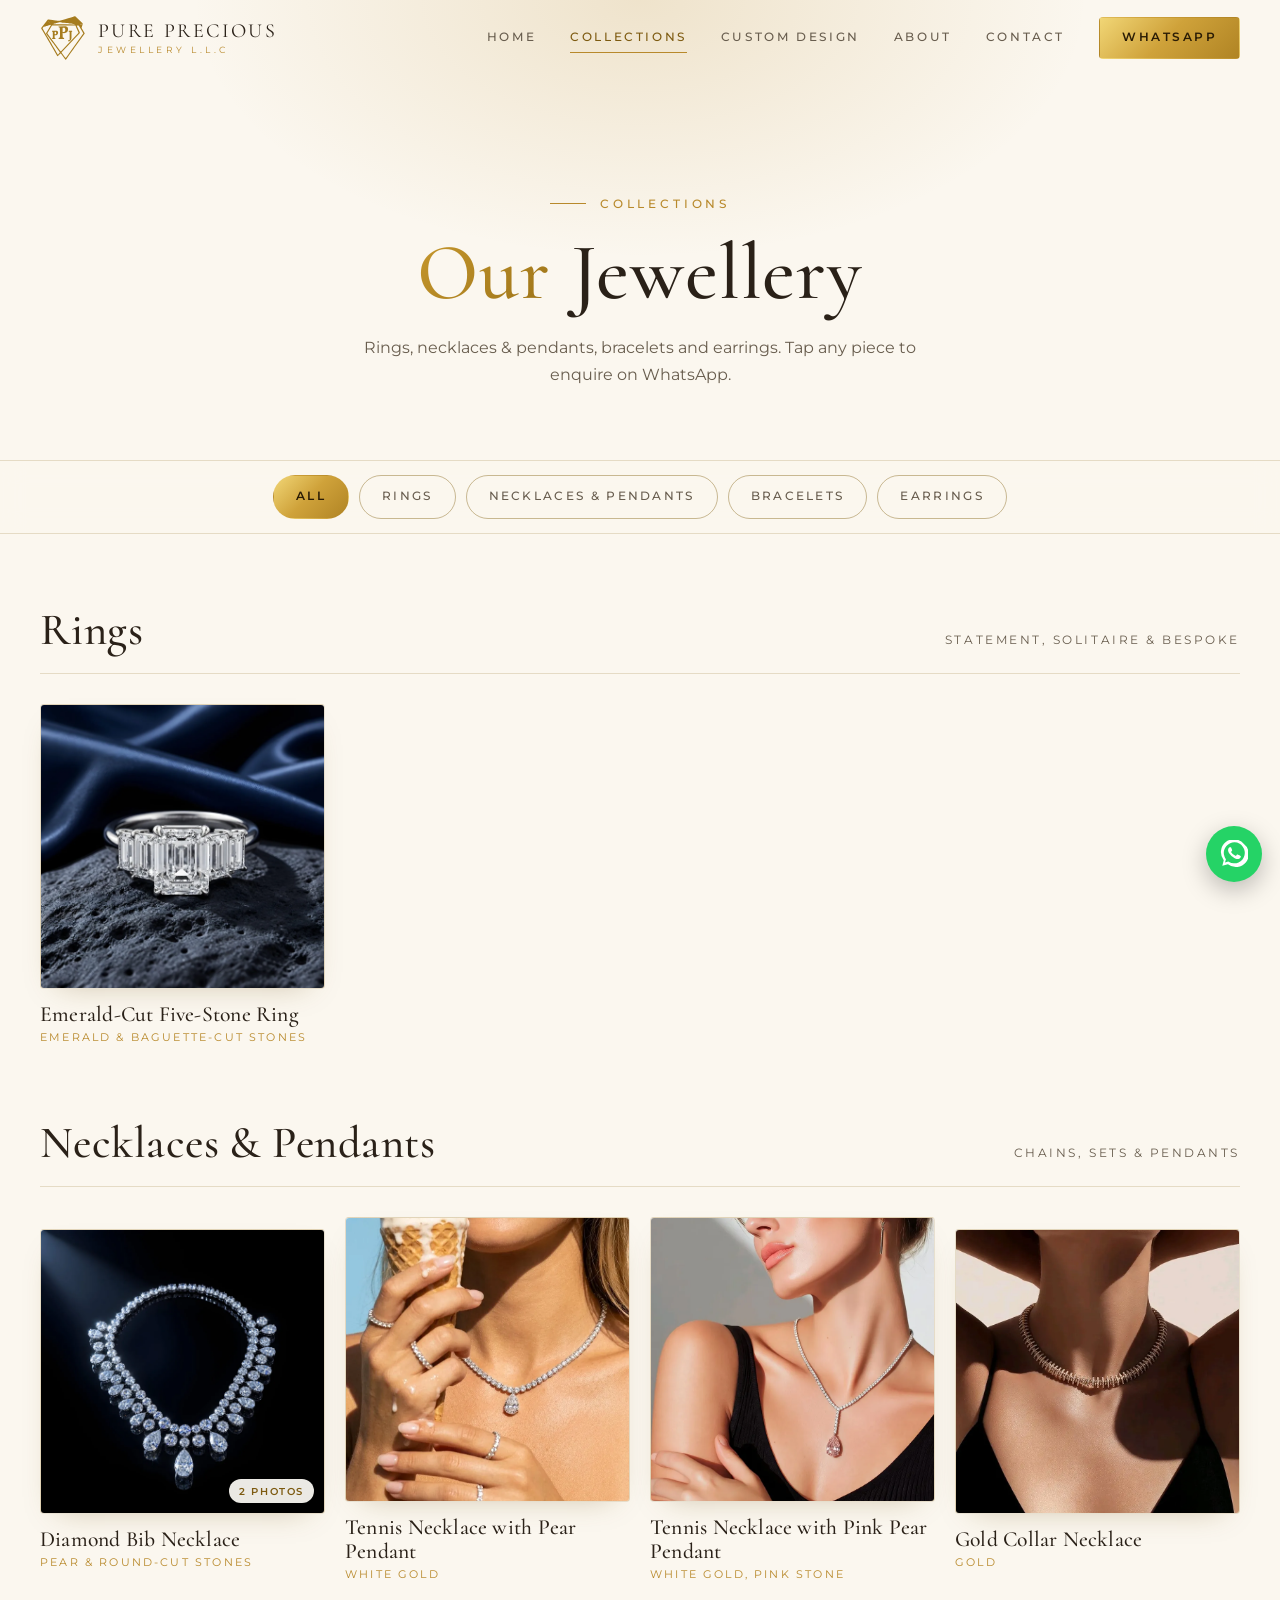
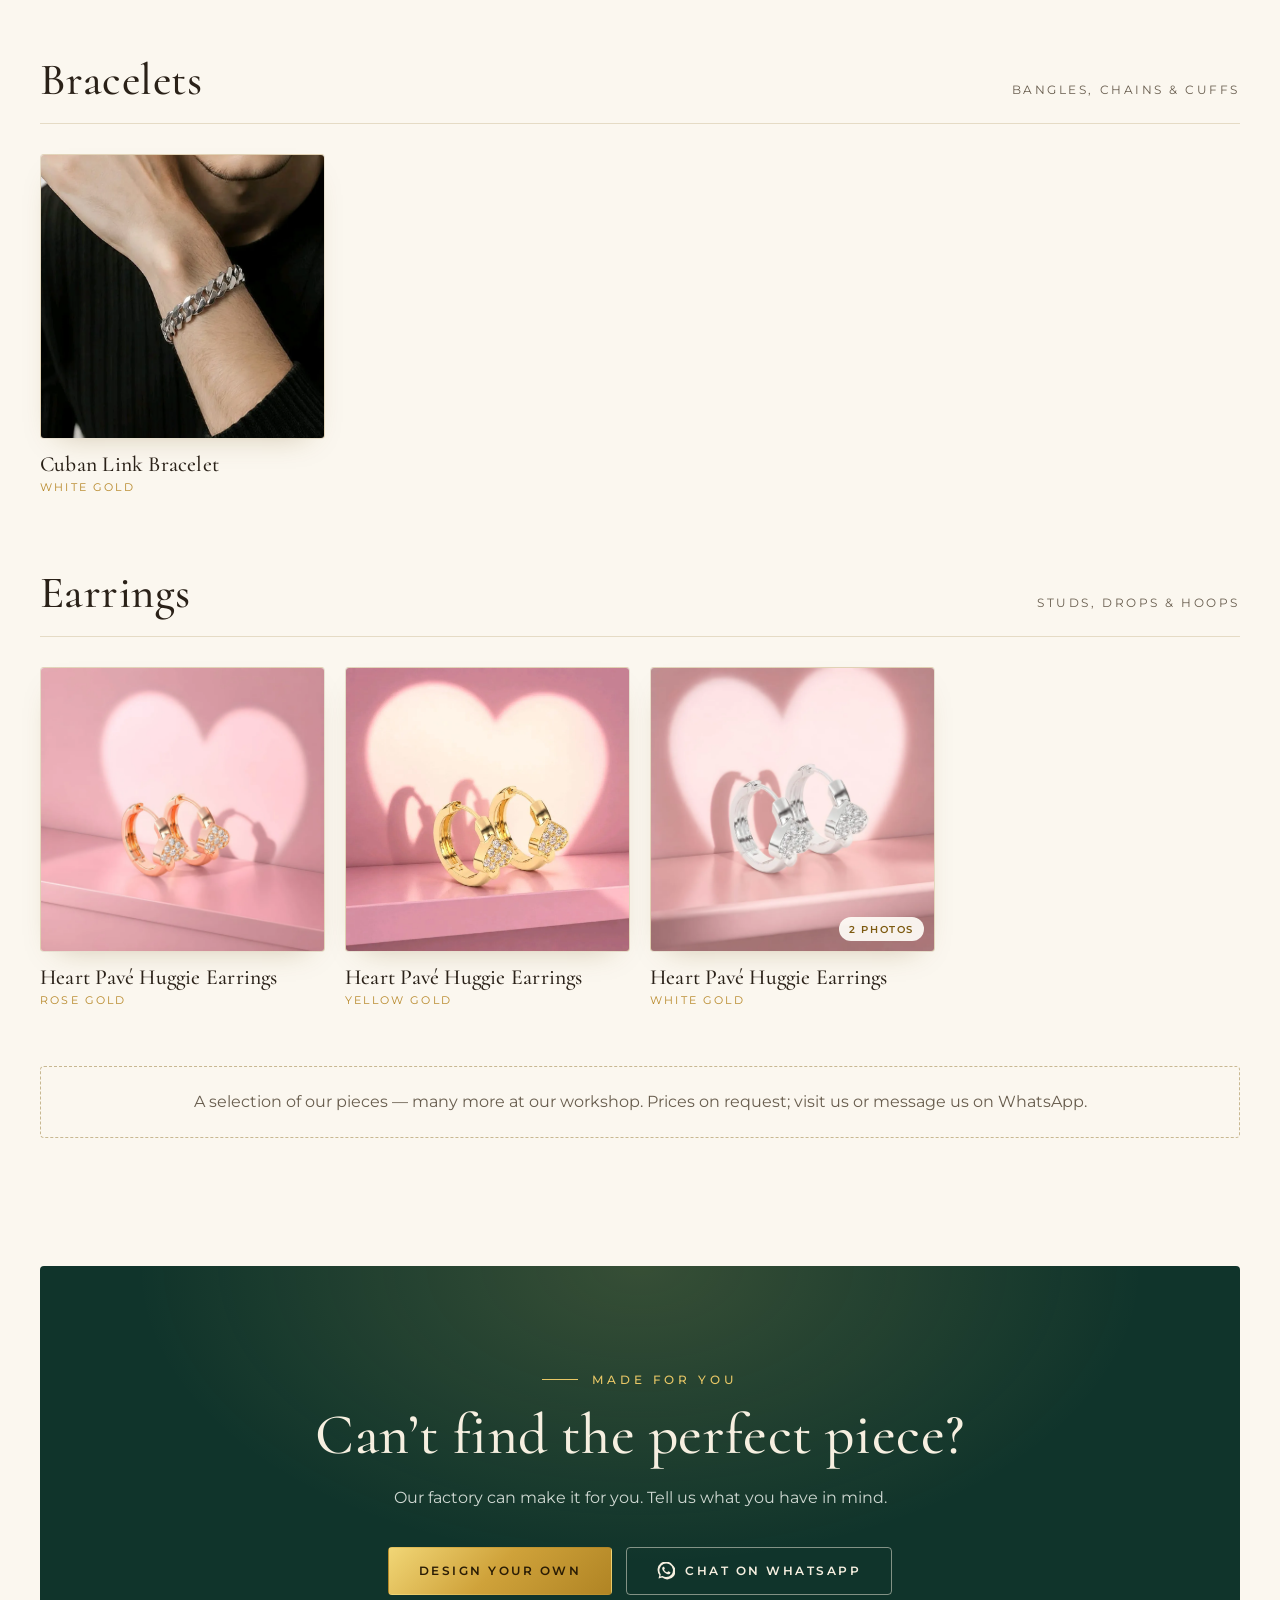
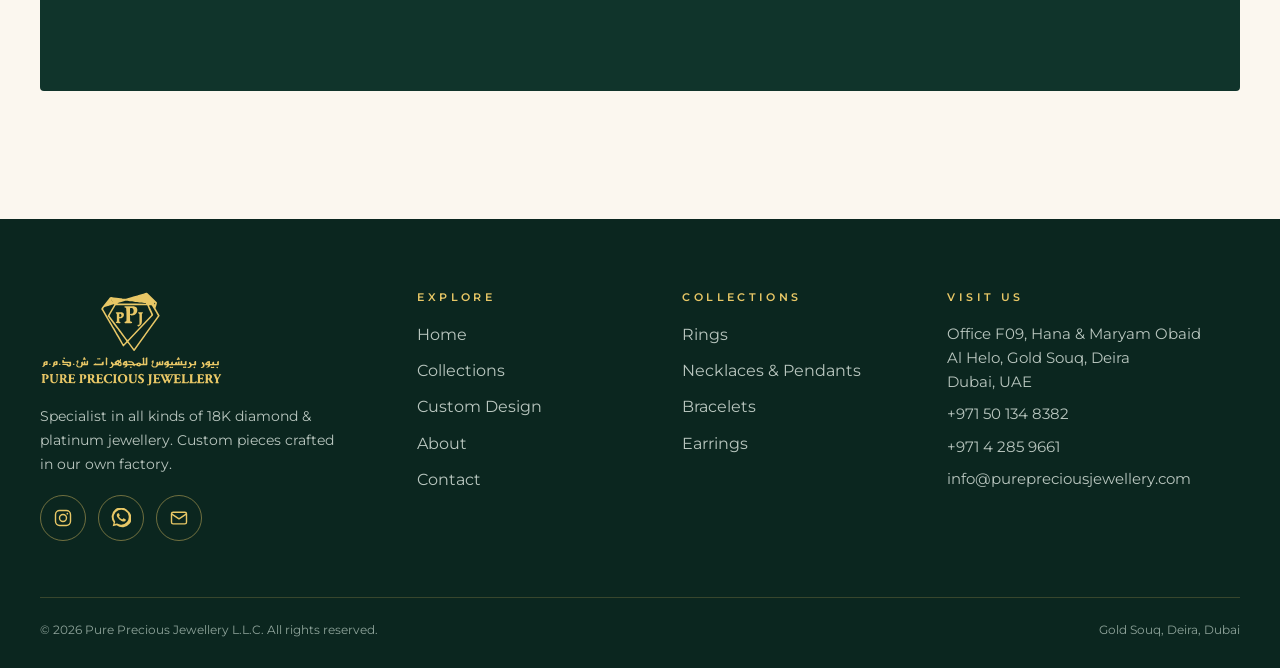
<file: collections.html>
<!doctype html>
<html lang="en" class="no-js">
<head>
<meta charset="utf-8">
<meta name="viewport" content="width=device-width, initial-scale=1">
<title>Collections — Rings, Necklaces, Bracelets & Earrings | Pure Precious Jewellery</title>
<meta name="description" content="Browse 18K diamond and platinum rings, necklaces & pendants, bracelets and earrings from Pure Precious Jewellery, Gold Souq Dubai.">
<meta name="theme-color" content="#fbf7ef">
<link rel="icon" type="image/svg+xml" href="assets/img/ppj-emblem-gold.svg">
<meta property="og:title" content="Collections — Rings, Necklaces, Bracelets & Earrings | Pure Precious Jewellery">
<meta property="og:description" content="Browse 18K diamond and platinum rings, necklaces & pendants, bracelets and earrings from Pure Precious Jewellery, Gold Souq Dubai.">
<meta property="og:type" content="website">
<meta property="og:url" content="https://purepreciousjewellery.com/collections">
<meta property="og:image" content="https://purepreciousjewellery.com/assets/img/og-image.png">
<meta property="og:site_name" content="Pure Precious Jewellery">
<meta name="twitter:card" content="summary_large_image">
<link rel="canonical" href="https://purepreciousjewellery.com/collections">
<link rel="preconnect" href="https://fonts.googleapis.com">
<link rel="preconnect" href="https://fonts.gstatic.com" crossorigin>
<link href="https://fonts.googleapis.com/css2?family=Cormorant:ital,wght@0,400;0,500;0,600;1,400;1,500&family=Montserrat:wght@300;400;500;600&display=swap" rel="stylesheet">
<link rel="stylesheet" href="assets/css/styles.css">
<script type="application/ld+json">
{"@context":"https://schema.org","@type":"JewelryStore","name":"Pure Precious Jewellery L.L.C","description":"Specialist in all kinds of 18K diamond and platinum jewellery, with custom designs made in our own factory.","url":"https://purepreciousjewellery.com/","logo":"https://purepreciousjewellery.com/assets/img/ppj-emblem-gold.svg","image":"https://purepreciousjewellery.com/assets/img/og-image.png","telephone":"+971501348382","email":"info@purepreciousjewellery.com","sameAs":["https://www.instagram.com/pure_precious_jewellery"],"address":{"@type":"PostalAddress","streetAddress":"Office F09, Hana and Maryam Obaid, Al Helo, Gold Souq, Deira","addressLocality":"Dubai","addressCountry":"AE"}}
</script>
</head>
<body>
<a class="skip-link" href="#main">Skip to content</a>
<header class="site-header">
  <div class="container header-inner">
    <a class="brand" href="index.html" aria-label="Pure Precious Jewellery — home">
      <img src="assets/img/ppj-emblem-gold.svg" alt="" width="46" height="46">
      <span class="brand-name">Pure Precious<small>Jewellery L.L.C</small></span>
    </a>
    <button class="nav-toggle" aria-label="Menu" aria-expanded="false" aria-controls="nav"><span></span></button>
    <nav class="nav" id="nav" aria-label="Main">
      <a href="index.html">Home</a>
      <a href="collections.html" aria-current="page">Collections</a>
      <a href="custom-design.html">Custom Design</a>
      <a href="about.html">About</a>
      <a href="contact.html">Contact</a>
      <a class="btn btn--gold" href="https://wa.me/971501348382?text=Hello%20Pure%20Precious%20Jewellery%2C%20I%20found%20you%20on%20your%20website%20and%20I%27m%20interested%20in%20your%20jewellery." target="_blank" rel="noopener">WhatsApp</a>
    </nav>
  </div>
</header>
<main id="main">

<section class="page-hero">
  <div class="container">
    <span class="eyebrow">Collections</span>
    <h1><span class="gold-text">Our</span> Jewellery</h1>
    <p>Rings, necklaces &amp; pendants, bracelets and earrings. Tap any piece to enquire on WhatsApp.</p>
  </div>
</section>
<div class="filter-bar"><div class="container"><div class="filter-list" role="group" aria-label="Filter by category"><button class="chip" data-filter="all" aria-pressed="true">All</button><button class="chip" data-filter="rings" aria-pressed="false">Rings</button><button class="chip" data-filter="necklaces-pendants" aria-pressed="false">Necklaces &amp; Pendants</button><button class="chip" data-filter="bracelets" aria-pressed="false">Bracelets</button><button class="chip" data-filter="earrings" aria-pressed="false">Earrings</button></div></div></div>
<div id="catalogue">
  <section class="cat-block" id="rings" aria-labelledby="h-rings">
    <div class="container">
      <div class="cat-head"><h2 id="h-rings">Rings</h2><span>Statement, solitaire & bespoke</span></div>
      <div class="product-grid">
        <button class="product reveal" type="button" data-name="Emerald-Cut Five-Stone Ring — Emerald &amp; baguette-cut stones" data-cat="Rings" data-gallery="[&quot;assets/img/products/rings/emerald-cut-five-stone-ring&quot;]">
          <div class="product-media"><picture><source srcset="assets/img/products/rings/emerald-cut-five-stone-ring.webp" type="image/webp"><img src="assets/img/products/rings/emerald-cut-five-stone-ring.jpg" alt="Emerald-Cut Five-Stone Ring — Emerald &amp; baguette-cut stones" width="1200" height="1200" loading="lazy" decoding="async"></picture></div>
          <h3 class="product-name">Emerald-Cut Five-Stone Ring</h3>
          <p class="product-meta">Emerald &amp; baguette-cut stones</p>
        </button>
      </div>
    </div>
  </section>
  <section class="cat-block" id="necklaces-pendants" aria-labelledby="h-necklaces-pendants">
    <div class="container">
      <div class="cat-head"><h2 id="h-necklaces-pendants">Necklaces &amp; Pendants</h2><span>Chains, sets & pendants</span></div>
      <div class="product-grid">
        <button class="product reveal" type="button" data-name="Diamond Bib Necklace — Pear &amp; round-cut stones" data-cat="Necklaces & Pendants" data-gallery="[&quot;assets/img/products/necklaces-pendants/diamond-bib-necklace&quot;, &quot;assets/img/products/necklaces-pendants/diamond-bib-necklace-worn&quot;]">
          <div class="product-media"><picture><source srcset="assets/img/products/necklaces-pendants/diamond-bib-necklace.webp" type="image/webp"><img src="assets/img/products/necklaces-pendants/diamond-bib-necklace.jpg" alt="Diamond Bib Necklace — Pear &amp; round-cut stones" width="1200" height="1200" loading="lazy" decoding="async"></picture><span class="product-count">2 photos</span></div>
          <h3 class="product-name">Diamond Bib Necklace</h3>
          <p class="product-meta">Pear &amp; round-cut stones</p>
        </button>
        <button class="product reveal" type="button" data-name="Tennis Necklace with Pear Pendant — White gold" data-cat="Necklaces & Pendants" data-gallery="[&quot;assets/img/products/necklaces-pendants/tennis-necklace-pear-pendant&quot;]">
          <div class="product-media"><picture><source srcset="assets/img/products/necklaces-pendants/tennis-necklace-pear-pendant.webp" type="image/webp"><img src="assets/img/products/necklaces-pendants/tennis-necklace-pear-pendant.jpg" alt="Tennis Necklace with Pear Pendant — White gold" width="1200" height="1200" loading="lazy" decoding="async" style="object-position:50% 75%"></picture></div>
          <h3 class="product-name">Tennis Necklace with Pear Pendant</h3>
          <p class="product-meta">White gold</p>
        </button>
        <button class="product reveal" type="button" data-name="Tennis Necklace with Pink Pear Pendant — White gold, pink stone" data-cat="Necklaces & Pendants" data-gallery="[&quot;assets/img/products/necklaces-pendants/tennis-necklace-pink-pear-pendant&quot;]">
          <div class="product-media"><picture><source srcset="assets/img/products/necklaces-pendants/tennis-necklace-pink-pear-pendant.webp" type="image/webp"><img src="assets/img/products/necklaces-pendants/tennis-necklace-pink-pear-pendant.jpg" alt="Tennis Necklace with Pink Pear Pendant — White gold, pink stone" width="1200" height="1200" loading="lazy" decoding="async" style="object-position:50% 85%"></picture></div>
          <h3 class="product-name">Tennis Necklace with Pink Pear Pendant</h3>
          <p class="product-meta">White gold, pink stone</p>
        </button>
        <button class="product reveal" type="button" data-name="Gold Collar Necklace — Gold" data-cat="Necklaces & Pendants" data-gallery="[&quot;assets/img/products/necklaces-pendants/gold-collar-necklace&quot;]">
          <div class="product-media"><picture><source srcset="assets/img/products/necklaces-pendants/gold-collar-necklace.webp" type="image/webp"><img src="assets/img/products/necklaces-pendants/gold-collar-necklace.jpg" alt="Gold Collar Necklace — Gold" width="1200" height="1200" loading="lazy" decoding="async" style="object-position:50% 60%"></picture></div>
          <h3 class="product-name">Gold Collar Necklace</h3>
          <p class="product-meta">Gold</p>
        </button>
      </div>
    </div>
  </section>
  <section class="cat-block" id="bracelets" aria-labelledby="h-bracelets">
    <div class="container">
      <div class="cat-head"><h2 id="h-bracelets">Bracelets</h2><span>Bangles, chains & cuffs</span></div>
      <div class="product-grid">
        <button class="product reveal" type="button" data-name="Cuban Link Bracelet — White gold" data-cat="Bracelets" data-gallery="[&quot;assets/img/products/bracelets/cuban-link-bracelet&quot;]">
          <div class="product-media"><picture><source srcset="assets/img/products/bracelets/cuban-link-bracelet.webp" type="image/webp"><img src="assets/img/products/bracelets/cuban-link-bracelet.jpg" alt="Cuban Link Bracelet — White gold" width="1200" height="1200" loading="lazy" decoding="async" style="object-position:50% 65%"></picture></div>
          <h3 class="product-name">Cuban Link Bracelet</h3>
          <p class="product-meta">White gold</p>
        </button>
      </div>
    </div>
  </section>
  <section class="cat-block" id="earrings" aria-labelledby="h-earrings">
    <div class="container">
      <div class="cat-head"><h2 id="h-earrings">Earrings</h2><span>Studs, drops & hoops</span></div>
      <div class="product-grid">
        <button class="product reveal" type="button" data-name="Heart Pavé Huggie Earrings — Rose gold" data-cat="Earrings" data-gallery="[&quot;assets/img/products/earrings/heart-pave-huggie-earrings-rose-gold&quot;]">
          <div class="product-media"><picture><source srcset="assets/img/products/earrings/heart-pave-huggie-earrings-rose-gold.webp" type="image/webp"><img src="assets/img/products/earrings/heart-pave-huggie-earrings-rose-gold.jpg" alt="Heart Pavé Huggie Earrings — Rose gold" width="1200" height="1200" loading="lazy" decoding="async"></picture></div>
          <h3 class="product-name">Heart Pavé Huggie Earrings</h3>
          <p class="product-meta">Rose gold</p>
        </button>
        <button class="product reveal" type="button" data-name="Heart Pavé Huggie Earrings — Yellow gold" data-cat="Earrings" data-gallery="[&quot;assets/img/products/earrings/heart-pave-huggie-earrings-yellow-gold&quot;]">
          <div class="product-media"><picture><source srcset="assets/img/products/earrings/heart-pave-huggie-earrings-yellow-gold.webp" type="image/webp"><img src="assets/img/products/earrings/heart-pave-huggie-earrings-yellow-gold.jpg" alt="Heart Pavé Huggie Earrings — Yellow gold" width="1200" height="1200" loading="lazy" decoding="async"></picture></div>
          <h3 class="product-name">Heart Pavé Huggie Earrings</h3>
          <p class="product-meta">Yellow gold</p>
        </button>
        <button class="product reveal" type="button" data-name="Heart Pavé Huggie Earrings — White gold" data-cat="Earrings" data-gallery="[&quot;assets/img/products/earrings/heart-pave-huggie-earrings-white-gold&quot;, &quot;assets/img/products/earrings/heart-pave-huggie-earrings-white-gold-worn&quot;]">
          <div class="product-media"><picture><source srcset="assets/img/products/earrings/heart-pave-huggie-earrings-white-gold.webp" type="image/webp"><img src="assets/img/products/earrings/heart-pave-huggie-earrings-white-gold.jpg" alt="Heart Pavé Huggie Earrings — White gold" width="1200" height="1200" loading="lazy" decoding="async"></picture><span class="product-count">2 photos</span></div>
          <h3 class="product-name">Heart Pavé Huggie Earrings</h3>
          <p class="product-meta">White gold</p>
        </button>
      </div>
    </div>
  </section>
</div>
<div class="container"><p class="notice">A selection of our pieces &mdash; many more at our workshop. Prices on request; visit us or message us on WhatsApp.</p></div>

<section class="section">
  <div class="container">
    <div class="cta reveal">
      <span class="eyebrow">Made for you</span>
      <h2 style="margin-top:14px">Can&rsquo;t find the perfect piece?</h2>
      <p>Our factory can make it for you. Tell us what you have in mind.</p>
      <div class="hero-actions"><a class="btn btn--gold" href="custom-design.html">Design your own</a><a class="btn btn--ghost" href="https://wa.me/971501348382?text=Hello%20Pure%20Precious%20Jewellery%2C%20I%20found%20you%20on%20your%20website%20and%20I%27m%20interested%20in%20your%20jewellery." target="_blank" rel="noopener"><svg viewBox="0 0 24 24" fill="currentColor" aria-hidden="true"><path d="M20.5 3.5A11 11 0 0 0 3.2 17.3L2 22l4.8-1.2A11 11 0 1 0 20.5 3.5zM12 20a9 9 0 0 1-4.6-1.3l-.3-.2-2.8.7.8-2.7-.2-.3A9 9 0 1 1 12 20zm5-6.7c-.3-.1-1.6-.8-1.8-.9s-.4-.1-.6.1-.7.9-.8 1-.3.2-.6.1a7.3 7.3 0 0 1-3.6-3.1c-.3-.5.3-.5.8-1.5.1-.2 0-.3 0-.5l-.8-1.9c-.2-.5-.4-.4-.6-.4h-.5a1 1 0 0 0-.7.3 3 3 0 0 0-.9 2.2 5.2 5.2 0 0 0 1.1 2.8 11.800 11.800 0 0 0 4.600 4.100c1.700.7 2.400.8 3.200.7a2.700 2.700 0 0 0 1.800-1.300 2.200 2.200 0 0 0 .2-1.300c-.1-.1-.3-.2-.6-.3z"/></svg> Chat on WhatsApp</a></div>
    </div>
  </div>
</section>

<div class="lightbox" role="dialog" aria-modal="true" aria-label="Piece details">
  <button class="lightbox-close" type="button" aria-label="Close">&times;</button>
  <div class="lightbox-card">
    <div class="lightbox-gallery"><div class="lightbox-media"></div><div class="lb-thumbs"></div></div>
    <div class="lightbox-body">
      <span class="eyebrow lb-cat"></span>
      <h3></h3>
      <p>18K gold, diamond &amp; platinum options available. Message us for price, sizes and availability &mdash; or ask for a custom version.</p>
      <div class="hero-actions"><a class="btn btn--gold lb-wa" href="https://wa.me/971501348382?text=Hello%20Pure%20Precious%20Jewellery%2C%20I%20found%20you%20on%20your%20website%20and%20I%27m%20interested%20in%20your%20jewellery." target="_blank" rel="noopener"><svg viewBox="0 0 24 24" fill="currentColor" aria-hidden="true"><path d="M20.5 3.5A11 11 0 0 0 3.2 17.3L2 22l4.8-1.2A11 11 0 1 0 20.5 3.5zM12 20a9 9 0 0 1-4.6-1.3l-.3-.2-2.8.7.8-2.7-.2-.3A9 9 0 1 1 12 20zm5-6.7c-.3-.1-1.6-.8-1.8-.9s-.4-.1-.6.1-.7.9-.8 1-.3.2-.6.1a7.3 7.3 0 0 1-3.6-3.1c-.3-.5.3-.5.8-1.5.1-.2 0-.3 0-.5l-.8-1.9c-.2-.5-.4-.4-.6-.4h-.5a1 1 0 0 0-.7.3 3 3 0 0 0-.9 2.2 5.2 5.2 0 0 0 1.1 2.8 11.800 11.800 0 0 0 4.600 4.100c1.700.7 2.400.8 3.200.7a2.700 2.700 0 0 0 1.800-1.300 2.200 2.200 0 0 0 .2-1.300c-.1-.1-.3-.2-.6-.3z"/></svg> Enquire on WhatsApp</a></div>
    </div>
  </div>
</div>
</main>
<footer class="site-footer">
  <div class="container">
    <div class="footer-grid">
      <div class="footer-brand">
        <img src="assets/img/ppj-logo-light.svg" alt="Pure Precious Jewellery L.L.C" width="140" height="73">
        <p>Specialist in all kinds of 18K diamond &amp; platinum jewellery. Custom pieces crafted in our own factory.</p>
        <div class="socials">
          <a href="https://www.instagram.com/pure_precious_jewellery" target="_blank" rel="noopener" aria-label="Instagram"><svg viewBox="0 0 24 24" fill="none" stroke="currentColor" stroke-width="1.7" aria-hidden="true"><rect x="3" y="3" width="18" height="18" rx="5"/><circle cx="12" cy="12" r="4.2"/><circle cx="17.2" cy="6.8" r="1" fill="currentColor" stroke="none"/></svg></a>
          <a href="https://wa.me/971501348382?text=Hello%20Pure%20Precious%20Jewellery%2C%20I%20found%20you%20on%20your%20website%20and%20I%27m%20interested%20in%20your%20jewellery." target="_blank" rel="noopener" aria-label="WhatsApp"><svg viewBox="0 0 24 24" fill="currentColor" aria-hidden="true"><path d="M20.5 3.5A11 11 0 0 0 3.2 17.3L2 22l4.8-1.2A11 11 0 1 0 20.5 3.5zM12 20a9 9 0 0 1-4.6-1.3l-.3-.2-2.8.7.8-2.7-.2-.3A9 9 0 1 1 12 20zm5-6.7c-.3-.1-1.6-.8-1.8-.9s-.4-.1-.6.1-.7.9-.8 1-.3.2-.6.1a7.3 7.3 0 0 1-3.6-3.1c-.3-.5.3-.5.8-1.5.1-.2 0-.3 0-.5l-.8-1.9c-.2-.5-.4-.4-.6-.4h-.5a1 1 0 0 0-.7.3 3 3 0 0 0-.9 2.2 5.2 5.2 0 0 0 1.1 2.8 11.800 11.800 0 0 0 4.600 4.100c1.700.7 2.400.8 3.200.7a2.700 2.700 0 0 0 1.800-1.300 2.200 2.200 0 0 0 .2-1.300c-.1-.1-.3-.2-.6-.3z"/></svg></a>
          <a href="mailto:info@purepreciousjewellery.com" aria-label="Email"><svg viewBox="0 0 24 24" fill="none" stroke="currentColor" stroke-width="1.7" stroke-linejoin="round" aria-hidden="true"><rect x="3" y="5" width="18" height="14" rx="2"/><path d="M3 7l9 6 9-6"/></svg></a>
        </div>
      </div>
      <div>
        <h4>Explore</h4>
        <ul>
          <li><a href="index.html">Home</a></li>
          <li><a href="collections.html">Collections</a></li>
          <li><a href="custom-design.html">Custom Design</a></li>
          <li><a href="about.html">About</a></li>
          <li><a href="contact.html">Contact</a></li>
        </ul>
      </div>
      <div>
        <h4>Collections</h4>
        <ul>
          <li><a href="collections.html#rings">Rings</a></li>
          <li><a href="collections.html#necklaces-pendants">Necklaces &amp; Pendants</a></li>
          <li><a href="collections.html#bracelets">Bracelets</a></li>
          <li><a href="collections.html#earrings">Earrings</a></li>
        </ul>
      </div>
      <div>
        <h4>Visit us</h4>
        <address>
          <span>Office F09, Hana &amp; Maryam Obaid<br>Al Helo, Gold Souq, Deira<br>Dubai, UAE</span>
          <a href="tel:+971501348382">+971 50 134 8382</a>
          <a href="tel:+97142859661">+971 4 285 9661</a>
          <a href="mailto:info@purepreciousjewellery.com">info@purepreciousjewellery.com</a>
        </address>
      </div>
    </div>
    <div class="footer-bottom"><span>&copy; <span data-year>2026</span> Pure Precious Jewellery L.L.C. All rights reserved.</span><span>Gold Souq, Deira, Dubai</span></div>
  </div>
</footer>
<div class="wa-widget">
  <div class="wa-panel" id="wa-panel" role="dialog" aria-modal="false" aria-labelledby="wa-title" hidden>
    <div class="wa-head">
      <img src="assets/img/ppj-emblem-light.svg" alt="" width="40" height="40">
      <div><p class="wa-name" id="wa-title">Pure Precious Jewellery</p><p class="wa-status">We reply during working hours<br><span>10:30 am – 1:30 pm</span> &middot; <span>4:30 pm – 9:30 pm</span></p></div>
      <button class="wa-close" type="button" aria-label="Close chat">&times;</button>
    </div>
    <div class="wa-body">
      <p class="wa-bubble">Hello! How can we help you today? Choose a topic or start a chat.</p>
      <div class="wa-topics">
        <a href="https://wa.me/971501348382?text=Hello%20Pure%20Precious%20Jewellery%2C%20I%27d%20like%20to%20see%20your%20ring%20designs." target="_blank" rel="noopener">Rings</a>
        <a href="https://wa.me/971501348382?text=Hello%20Pure%20Precious%20Jewellery%2C%20I%27d%20like%20to%20see%20your%20necklaces%20and%20pendants." target="_blank" rel="noopener">Necklaces &amp; Pendants</a>
        <a href="https://wa.me/971501348382?text=Hello%20Pure%20Precious%20Jewellery%2C%20I%27d%20like%20to%20see%20your%20bracelet%20designs." target="_blank" rel="noopener">Bracelets</a>
        <a href="https://wa.me/971501348382?text=Hello%20Pure%20Precious%20Jewellery%2C%20I%27d%20like%20to%20see%20your%20earring%20designs." target="_blank" rel="noopener">Earrings</a>
        <a href="https://wa.me/971501348382?text=Hello%20Pure%20Precious%20Jewellery%2C%20I%27d%20like%20to%20discuss%20a%20custom%20jewellery%20design." target="_blank" rel="noopener">Custom design</a>
        <a href="https://wa.me/971501348382?text=Hello%20Pure%20Precious%20Jewellery%2C%20I%27d%20like%20to%20visit%20your%20workshop%20in%20the%20Gold%20Souq." target="_blank" rel="noopener">Visit the workshop</a>
      </div>
    </div>
    <a class="wa-start" href="https://wa.me/971501348382?text=Hello%20Pure%20Precious%20Jewellery%2C%20I%20found%20you%20on%20your%20website%20and%20I%27m%20interested%20in%20your%20jewellery." target="_blank" rel="noopener"><svg viewBox="0 0 24 24" fill="currentColor" aria-hidden="true"><path d="M20.5 3.5A11 11 0 0 0 3.2 17.3L2 22l4.8-1.2A11 11 0 1 0 20.5 3.5zM12 20a9 9 0 0 1-4.6-1.3l-.3-.2-2.8.7.8-2.7-.2-.3A9 9 0 1 1 12 20zm5-6.7c-.3-.1-1.6-.8-1.8-.9s-.4-.1-.6.1-.7.9-.8 1-.3.2-.6.1a7.3 7.3 0 0 1-3.6-3.1c-.3-.5.3-.5.8-1.5.1-.2 0-.3 0-.5l-.8-1.9c-.2-.5-.4-.4-.6-.4h-.5a1 1 0 0 0-.7.3 3 3 0 0 0-.9 2.2 5.2 5.2 0 0 0 1.1 2.8 11.800 11.800 0 0 0 4.600 4.100c1.700.7 2.400.8 3.200.7a2.700 2.700 0 0 0 1.800-1.300 2.200 2.200 0 0 0 .2-1.300c-.1-.1-.3-.2-.6-.3z"/></svg> Start chat on WhatsApp</a>
  </div>
  <button class="wa-float" type="button" aria-label="Chat on WhatsApp" aria-expanded="false" aria-controls="wa-panel"><svg viewBox="0 0 24 24" fill="currentColor" aria-hidden="true"><path d="M20.5 3.5A11 11 0 0 0 3.2 17.3L2 22l4.8-1.2A11 11 0 1 0 20.5 3.5zM12 20a9 9 0 0 1-4.6-1.3l-.3-.2-2.8.7.8-2.7-.2-.3A9 9 0 1 1 12 20zm5-6.7c-.3-.1-1.6-.8-1.8-.9s-.4-.1-.6.1-.7.9-.8 1-.3.2-.6.1a7.3 7.3 0 0 1-3.6-3.1c-.3-.5.3-.5.8-1.5.1-.2 0-.3 0-.5l-.8-1.9c-.2-.5-.4-.4-.6-.4h-.5a1 1 0 0 0-.7.3 3 3 0 0 0-.9 2.2 5.2 5.2 0 0 0 1.1 2.8 11.800 11.800 0 0 0 4.600 4.100c1.700.7 2.400.8 3.200.7a2.700 2.700 0 0 0 1.800-1.300 2.200 2.200 0 0 0 .2-1.300c-.1-.1-.3-.2-.6-.3z"/></svg></button>
</div>
<script type="module" src="assets/js/main.js"></script>
</body>
</html>
</file>
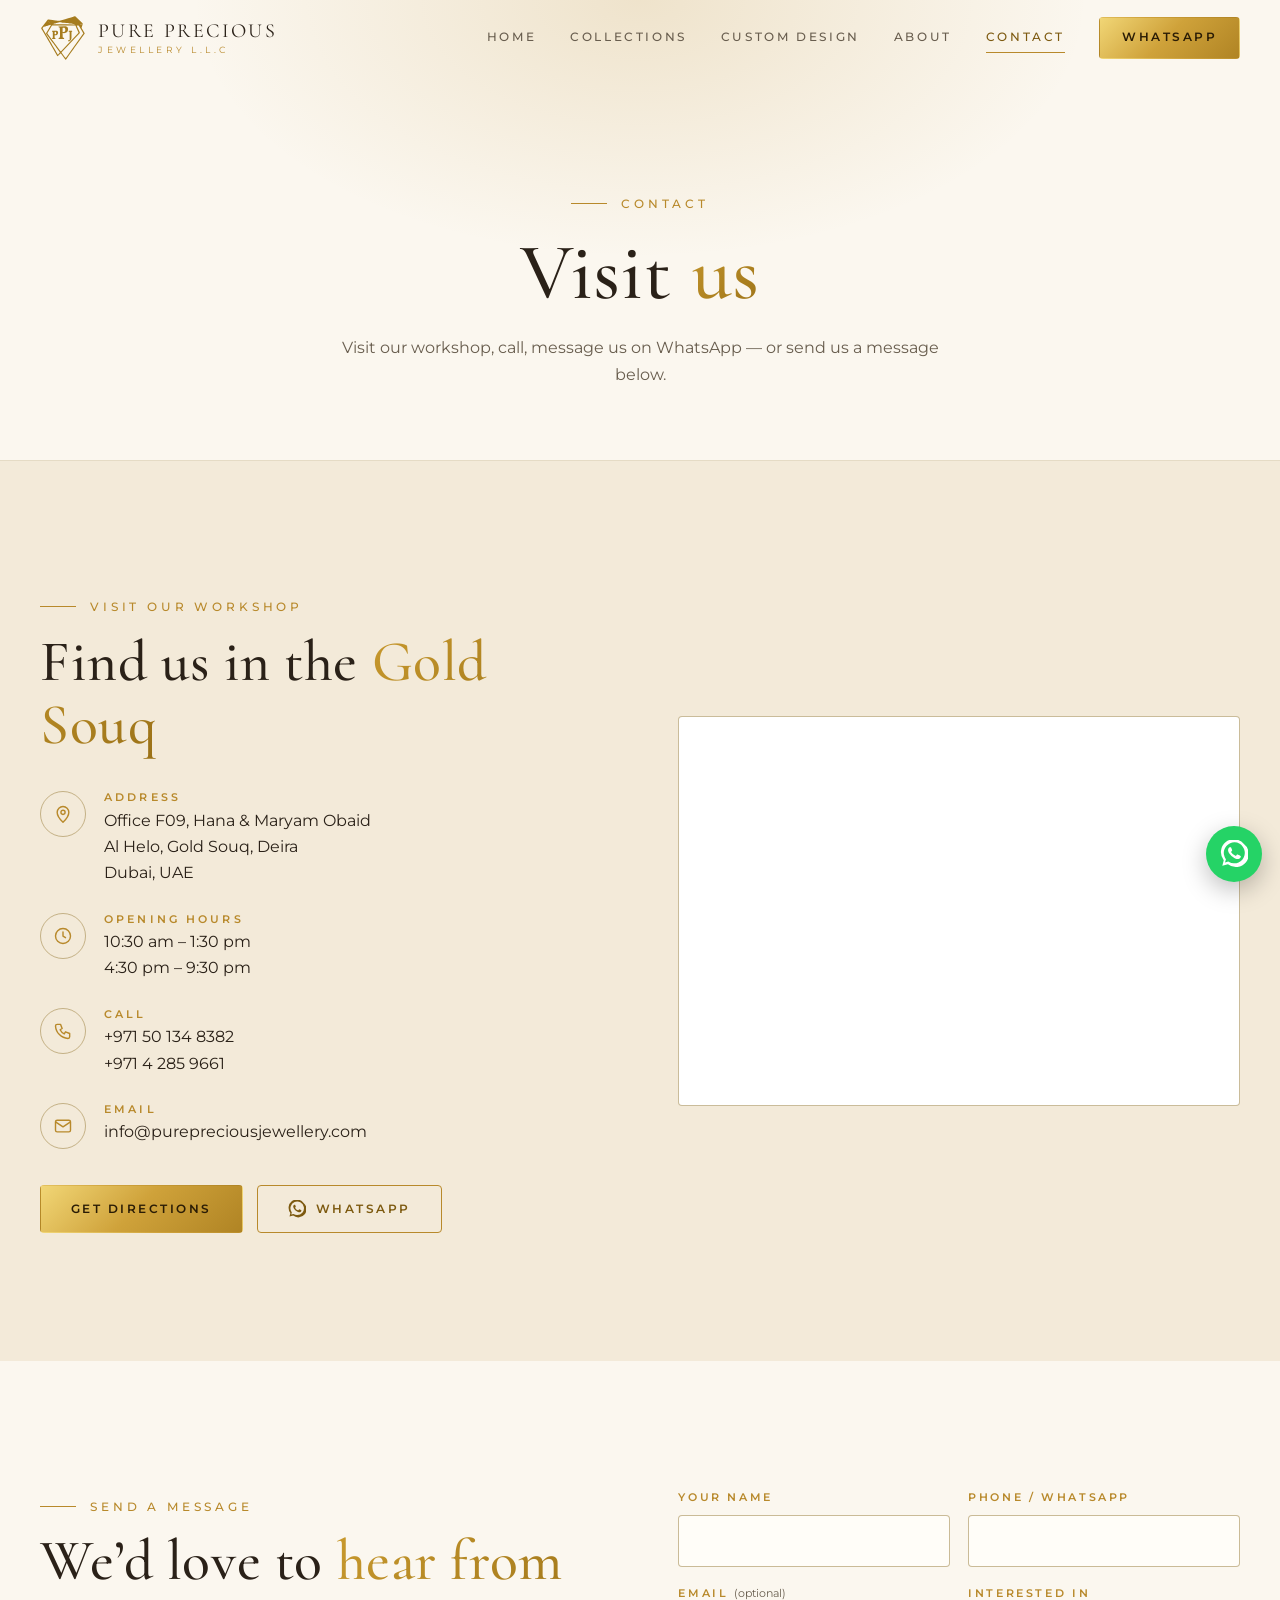
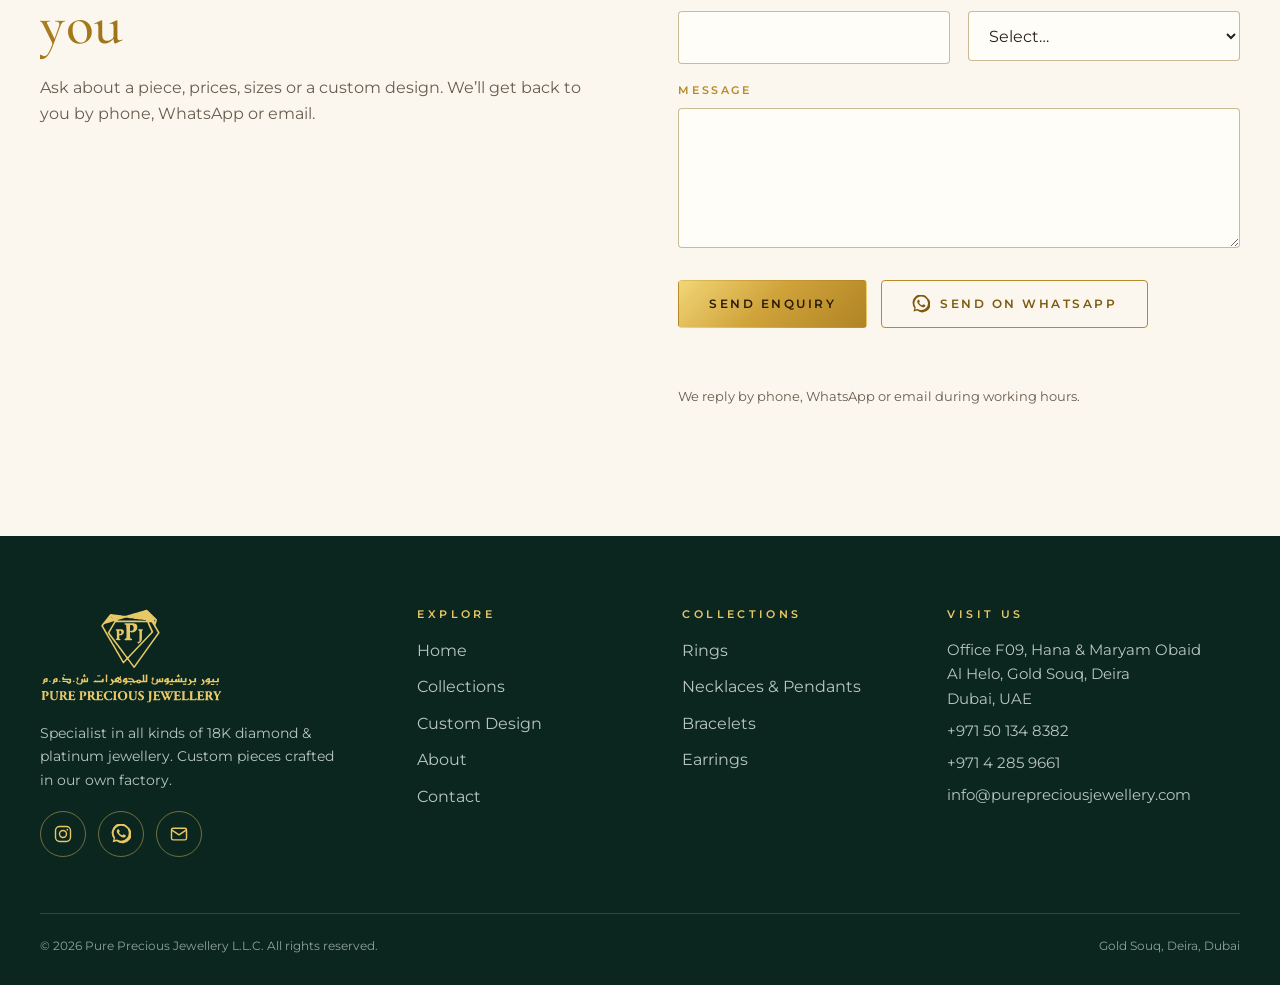
<file: contact.html>
<!doctype html>
<html lang="en" class="no-js">
<head>
<meta charset="utf-8">
<meta name="viewport" content="width=device-width, initial-scale=1">
<title>Contact & Visit | Pure Precious Jewellery — Gold Souq, Deira, Dubai</title>
<meta name="description" content="Visit Pure Precious Jewellery in the Gold Souq, Deira, Dubai. Call +971 50 134 8382, WhatsApp or email us.">
<meta name="theme-color" content="#fbf7ef">
<link rel="icon" type="image/svg+xml" href="assets/img/ppj-emblem-gold.svg">
<meta property="og:title" content="Contact & Visit | Pure Precious Jewellery — Gold Souq, Deira, Dubai">
<meta property="og:description" content="Visit Pure Precious Jewellery in the Gold Souq, Deira, Dubai. Call +971 50 134 8382, WhatsApp or email us.">
<meta property="og:type" content="website">
<meta property="og:url" content="https://purepreciousjewellery.com/contact">
<meta property="og:image" content="https://purepreciousjewellery.com/assets/img/og-image.png">
<meta property="og:site_name" content="Pure Precious Jewellery">
<meta name="twitter:card" content="summary_large_image">
<link rel="canonical" href="https://purepreciousjewellery.com/contact">
<link rel="preconnect" href="https://fonts.googleapis.com">
<link rel="preconnect" href="https://fonts.gstatic.com" crossorigin>
<link href="https://fonts.googleapis.com/css2?family=Cormorant:ital,wght@0,400;0,500;0,600;1,400;1,500&family=Montserrat:wght@300;400;500;600&display=swap" rel="stylesheet">
<link rel="stylesheet" href="assets/css/styles.css">
<script type="application/ld+json">
{"@context":"https://schema.org","@type":"JewelryStore","name":"Pure Precious Jewellery L.L.C","description":"Specialist in all kinds of 18K diamond and platinum jewellery, with custom designs made in our own factory.","url":"https://purepreciousjewellery.com/","logo":"https://purepreciousjewellery.com/assets/img/ppj-emblem-gold.svg","image":"https://purepreciousjewellery.com/assets/img/og-image.png","telephone":"+971501348382","email":"info@purepreciousjewellery.com","sameAs":["https://www.instagram.com/pure_precious_jewellery"],"address":{"@type":"PostalAddress","streetAddress":"Office F09, Hana and Maryam Obaid, Al Helo, Gold Souq, Deira","addressLocality":"Dubai","addressCountry":"AE"}}
</script>
</head>
<body>
<a class="skip-link" href="#main">Skip to content</a>
<header class="site-header">
  <div class="container header-inner">
    <a class="brand" href="index.html" aria-label="Pure Precious Jewellery — home">
      <img src="assets/img/ppj-emblem-gold.svg" alt="" width="46" height="46">
      <span class="brand-name">Pure Precious<small>Jewellery L.L.C</small></span>
    </a>
    <button class="nav-toggle" aria-label="Menu" aria-expanded="false" aria-controls="nav"><span></span></button>
    <nav class="nav" id="nav" aria-label="Main">
      <a href="index.html">Home</a>
      <a href="collections.html">Collections</a>
      <a href="custom-design.html">Custom Design</a>
      <a href="about.html">About</a>
      <a href="contact.html" aria-current="page">Contact</a>
      <a class="btn btn--gold" href="https://wa.me/971501348382?text=Hello%20Pure%20Precious%20Jewellery%2C%20I%20found%20you%20on%20your%20website%20and%20I%27m%20interested%20in%20your%20jewellery." target="_blank" rel="noopener">WhatsApp</a>
    </nav>
  </div>
</header>
<main id="main">

<section class="page-hero">
  <div class="container">
    <span class="eyebrow">Contact</span>
    <h1>Visit <span class="gold-text">us</span></h1>
    <p>Visit our workshop, call, message us on WhatsApp &mdash; or send us a message below.</p>
  </div>
</section>

<section class="section section--alt" id="visit">
  <div class="container split">
    <div class="reveal">
      <span class="eyebrow">Visit our workshop</span>
      <h2 class="section-title">Find us in the <span class="gold-text">Gold Souq</span></h2>
      <div class="info-list">
        <div class="info-item"><span class="ico"><svg viewBox="0 0 24 24" fill="none" stroke="currentColor" stroke-width="1.7" stroke-linejoin="round" aria-hidden="true"><path d="M12 22s7-6.500 7-12a7 7 0 0 0-14 0c0 5.500 7 12 7 12z"/><circle cx="12" cy="10" r="2.500"/></svg></span><div><h4>Address</h4><p>Office F09, Hana &amp; Maryam Obaid<br>Al Helo, Gold Souq, Deira<br>Dubai, UAE</p></div></div>
        <div class="info-item"><span class="ico"><svg viewBox="0 0 24 24" fill="none" stroke="currentColor" stroke-width="1.7" stroke-linecap="round" aria-hidden="true"><circle cx="12" cy="12" r="9"/><path d="M12 7v5l3 2"/></svg></span><div><h4>Opening hours</h4><p>10:30 am – 1:30 pm<br>4:30 pm – 9:30 pm</p></div></div>
        <div class="info-item"><span class="ico"><svg viewBox="0 0 24 24" fill="none" stroke="currentColor" stroke-width="1.7" stroke-linejoin="round" aria-hidden="true"><path d="M5 4h4l2 5-2.500 1.500a11 11 0 0 0 5 5L15 13l5 2v4a2 2 0 0 1-2 2A16 16 0 0 1 3 6a2 2 0 0 1 2-2z"/></svg></span><div><h4>Call</h4><p><a href="tel:+971501348382">+971 50 134 8382</a><br><a href="tel:+97142859661">+971 4 285 9661</a></p></div></div>
        <div class="info-item"><span class="ico"><svg viewBox="0 0 24 24" fill="none" stroke="currentColor" stroke-width="1.7" stroke-linejoin="round" aria-hidden="true"><rect x="3" y="5" width="18" height="14" rx="2"/><path d="M3 7l9 6 9-6"/></svg></span><div><h4>Email</h4><p><a href="mailto:info@purepreciousjewellery.com">info@purepreciousjewellery.com</a></p></div></div>
      </div>
      <div class="hero-actions"><a class="btn btn--gold" href="https://www.google.com/maps/search/?api=1&query=Pure+Precious+Jewellery+Gold+Souq+Deira+Dubai" target="_blank" rel="noopener">Get directions</a><a class="btn btn--ghost" href="https://wa.me/971501348382?text=Hello%20Pure%20Precious%20Jewellery%2C%20I%20found%20you%20on%20your%20website%20and%20I%27m%20interested%20in%20your%20jewellery." target="_blank" rel="noopener"><svg viewBox="0 0 24 24" fill="currentColor" aria-hidden="true"><path d="M20.5 3.5A11 11 0 0 0 3.2 17.3L2 22l4.8-1.2A11 11 0 1 0 20.5 3.5zM12 20a9 9 0 0 1-4.6-1.3l-.3-.2-2.8.7.8-2.7-.2-.3A9 9 0 1 1 12 20zm5-6.7c-.3-.1-1.6-.8-1.8-.9s-.4-.1-.6.1-.7.9-.8 1-.3.2-.6.1a7.3 7.3 0 0 1-3.6-3.1c-.3-.5.3-.5.8-1.5.1-.2 0-.3 0-.5l-.8-1.9c-.2-.5-.4-.4-.6-.4h-.5a1 1 0 0 0-.7.3 3 3 0 0 0-.9 2.2 5.2 5.2 0 0 0 1.1 2.8 11.800 11.800 0 0 0 4.600 4.100c1.700.7 2.400.8 3.200.7a2.700 2.700 0 0 0 1.800-1.300 2.200 2.200 0 0 0 .2-1.300c-.1-.1-.3-.2-.6-.3z"/></svg> WhatsApp</a></div>
    </div>
    <div class="map-box reveal" style="--d:.15s"><iframe title="Pure Precious Jewellery on Google Maps" loading="lazy" referrerpolicy="no-referrer-when-downgrade" src="https://www.google.com/maps?q=77CX%2B337%20Al%20Ras%20Dubai&output=embed"></iframe></div>
  </div>
</section>

<section class="section" id="message">
  <div class="container split" style="align-items:start">
    <div class="reveal">
      <span class="eyebrow">Send a message</span>
      <h2 class="section-title">We&rsquo;d love to <span class="gold-text">hear from you</span></h2>
      <p class="section-lead">Ask about a piece, prices, sizes or a custom design. We&rsquo;ll get back to you by phone, WhatsApp or email.</p>
    </div>
    <form class="form reveal js-enquiry" id="contact-form" style="--d:.12s" data-title="Website enquiry" novalidate>
      <input type="hidden" name="access_key" value="7416e740-e706-43f7-8aa3-5e0e9335859a"><input type="hidden" name="subject" value="New enquiry - website"><input type="hidden" name="from_name" value="Pure Precious Jewellery website"><input type="checkbox" name="botcheck" class="hp" tabindex="-1" autocomplete="off" aria-hidden="true">
      <div class="form-row">
        <div class="field"><label for="c-name">Your name</label><input id="c-name" name="name" autocomplete="name" required></div>
        <div class="field"><label for="c-phone">Phone / WhatsApp</label><input id="c-phone" name="phone" type="tel" autocomplete="tel" required></div>
      </div>
      <div class="form-row">
        <div class="field"><label for="c-email">Email <span class="opt">(optional)</span></label><input id="c-email" name="email" type="email" autocomplete="email"></div>
        <div class="field"><label for="c-topic">Interested in</label>
          <select id="c-topic" name="interest"><option value="">Select…</option><option>Rings</option><option>Necklaces &amp; Pendants</option><option>Bracelets</option><option>Earrings</option><option>Custom design</option><option>Visiting the workshop</option><option>Something else</option></select></div>
      </div>
      <div class="field"><label for="c-msg">Message</label><textarea id="c-msg" name="message" required></textarea></div>
      <div class="hero-actions" style="margin-top:6px">
        <button class="btn btn--gold" type="submit" data-via="send">Send enquiry</button>
        <button class="btn btn--ghost" type="submit" data-via="whatsapp"><svg viewBox="0 0 24 24" fill="currentColor" aria-hidden="true"><path d="M20.5 3.5A11 11 0 0 0 3.2 17.3L2 22l4.8-1.2A11 11 0 1 0 20.5 3.5zM12 20a9 9 0 0 1-4.6-1.3l-.3-.2-2.8.7.8-2.7-.2-.3A9 9 0 1 1 12 20zm5-6.7c-.3-.1-1.6-.8-1.8-.9s-.4-.1-.6.1-.7.9-.8 1-.3.2-.6.1a7.3 7.3 0 0 1-3.6-3.1c-.3-.5.3-.5.8-1.5.1-.2 0-.3 0-.5l-.8-1.9c-.2-.5-.4-.4-.6-.4h-.5a1 1 0 0 0-.7.3 3 3 0 0 0-.9 2.2 5.2 5.2 0 0 0 1.1 2.8 11.800 11.800 0 0 0 4.600 4.100c1.700.7 2.400.8 3.200.7a2.700 2.700 0 0 0 1.800-1.300 2.200 2.200 0 0 0 .2-1.300c-.1-.1-.3-.2-.6-.3z"/></svg> Send on WhatsApp</button>
      </div>
      <p class="form-status" role="status" aria-live="polite"></p>
      <p class="form-note">We reply by phone, WhatsApp or email during working hours.</p>
    </form>
  </div>
</section>
</main>
<footer class="site-footer">
  <div class="container">
    <div class="footer-grid">
      <div class="footer-brand">
        <img src="assets/img/ppj-logo-light.svg" alt="Pure Precious Jewellery L.L.C" width="140" height="73">
        <p>Specialist in all kinds of 18K diamond &amp; platinum jewellery. Custom pieces crafted in our own factory.</p>
        <div class="socials">
          <a href="https://www.instagram.com/pure_precious_jewellery" target="_blank" rel="noopener" aria-label="Instagram"><svg viewBox="0 0 24 24" fill="none" stroke="currentColor" stroke-width="1.7" aria-hidden="true"><rect x="3" y="3" width="18" height="18" rx="5"/><circle cx="12" cy="12" r="4.2"/><circle cx="17.2" cy="6.8" r="1" fill="currentColor" stroke="none"/></svg></a>
          <a href="https://wa.me/971501348382?text=Hello%20Pure%20Precious%20Jewellery%2C%20I%20found%20you%20on%20your%20website%20and%20I%27m%20interested%20in%20your%20jewellery." target="_blank" rel="noopener" aria-label="WhatsApp"><svg viewBox="0 0 24 24" fill="currentColor" aria-hidden="true"><path d="M20.5 3.5A11 11 0 0 0 3.2 17.3L2 22l4.8-1.2A11 11 0 1 0 20.5 3.5zM12 20a9 9 0 0 1-4.6-1.3l-.3-.2-2.8.7.8-2.7-.2-.3A9 9 0 1 1 12 20zm5-6.7c-.3-.1-1.6-.8-1.8-.9s-.4-.1-.6.1-.7.9-.8 1-.3.2-.6.1a7.3 7.3 0 0 1-3.6-3.1c-.3-.5.3-.5.8-1.5.1-.2 0-.3 0-.5l-.8-1.9c-.2-.5-.4-.4-.6-.4h-.5a1 1 0 0 0-.7.3 3 3 0 0 0-.9 2.2 5.2 5.2 0 0 0 1.1 2.8 11.800 11.800 0 0 0 4.600 4.100c1.700.7 2.400.8 3.200.7a2.700 2.700 0 0 0 1.800-1.300 2.200 2.200 0 0 0 .2-1.300c-.1-.1-.3-.2-.6-.3z"/></svg></a>
          <a href="mailto:info@purepreciousjewellery.com" aria-label="Email"><svg viewBox="0 0 24 24" fill="none" stroke="currentColor" stroke-width="1.7" stroke-linejoin="round" aria-hidden="true"><rect x="3" y="5" width="18" height="14" rx="2"/><path d="M3 7l9 6 9-6"/></svg></a>
        </div>
      </div>
      <div>
        <h4>Explore</h4>
        <ul>
          <li><a href="index.html">Home</a></li>
          <li><a href="collections.html">Collections</a></li>
          <li><a href="custom-design.html">Custom Design</a></li>
          <li><a href="about.html">About</a></li>
          <li><a href="contact.html">Contact</a></li>
        </ul>
      </div>
      <div>
        <h4>Collections</h4>
        <ul>
          <li><a href="collections.html#rings">Rings</a></li>
          <li><a href="collections.html#necklaces-pendants">Necklaces &amp; Pendants</a></li>
          <li><a href="collections.html#bracelets">Bracelets</a></li>
          <li><a href="collections.html#earrings">Earrings</a></li>
        </ul>
      </div>
      <div>
        <h4>Visit us</h4>
        <address>
          <span>Office F09, Hana &amp; Maryam Obaid<br>Al Helo, Gold Souq, Deira<br>Dubai, UAE</span>
          <a href="tel:+971501348382">+971 50 134 8382</a>
          <a href="tel:+97142859661">+971 4 285 9661</a>
          <a href="mailto:info@purepreciousjewellery.com">info@purepreciousjewellery.com</a>
        </address>
      </div>
    </div>
    <div class="footer-bottom"><span>&copy; <span data-year>2026</span> Pure Precious Jewellery L.L.C. All rights reserved.</span><span>Gold Souq, Deira, Dubai</span></div>
  </div>
</footer>
<div class="wa-widget">
  <div class="wa-panel" id="wa-panel" role="dialog" aria-modal="false" aria-labelledby="wa-title" hidden>
    <div class="wa-head">
      <img src="assets/img/ppj-emblem-light.svg" alt="" width="40" height="40">
      <div><p class="wa-name" id="wa-title">Pure Precious Jewellery</p><p class="wa-status">We reply during working hours<br><span>10:30 am – 1:30 pm</span> &middot; <span>4:30 pm – 9:30 pm</span></p></div>
      <button class="wa-close" type="button" aria-label="Close chat">&times;</button>
    </div>
    <div class="wa-body">
      <p class="wa-bubble">Hello! How can we help you today? Choose a topic or start a chat.</p>
      <div class="wa-topics">
        <a href="https://wa.me/971501348382?text=Hello%20Pure%20Precious%20Jewellery%2C%20I%27d%20like%20to%20see%20your%20ring%20designs." target="_blank" rel="noopener">Rings</a>
        <a href="https://wa.me/971501348382?text=Hello%20Pure%20Precious%20Jewellery%2C%20I%27d%20like%20to%20see%20your%20necklaces%20and%20pendants." target="_blank" rel="noopener">Necklaces &amp; Pendants</a>
        <a href="https://wa.me/971501348382?text=Hello%20Pure%20Precious%20Jewellery%2C%20I%27d%20like%20to%20see%20your%20bracelet%20designs." target="_blank" rel="noopener">Bracelets</a>
        <a href="https://wa.me/971501348382?text=Hello%20Pure%20Precious%20Jewellery%2C%20I%27d%20like%20to%20see%20your%20earring%20designs." target="_blank" rel="noopener">Earrings</a>
        <a href="https://wa.me/971501348382?text=Hello%20Pure%20Precious%20Jewellery%2C%20I%27d%20like%20to%20discuss%20a%20custom%20jewellery%20design." target="_blank" rel="noopener">Custom design</a>
        <a href="https://wa.me/971501348382?text=Hello%20Pure%20Precious%20Jewellery%2C%20I%27d%20like%20to%20visit%20your%20workshop%20in%20the%20Gold%20Souq." target="_blank" rel="noopener">Visit the workshop</a>
      </div>
    </div>
    <a class="wa-start" href="https://wa.me/971501348382?text=Hello%20Pure%20Precious%20Jewellery%2C%20I%20found%20you%20on%20your%20website%20and%20I%27m%20interested%20in%20your%20jewellery." target="_blank" rel="noopener"><svg viewBox="0 0 24 24" fill="currentColor" aria-hidden="true"><path d="M20.5 3.5A11 11 0 0 0 3.2 17.3L2 22l4.8-1.2A11 11 0 1 0 20.5 3.5zM12 20a9 9 0 0 1-4.6-1.3l-.3-.2-2.8.7.8-2.7-.2-.3A9 9 0 1 1 12 20zm5-6.7c-.3-.1-1.6-.8-1.8-.9s-.4-.1-.6.1-.7.9-.8 1-.3.2-.6.1a7.3 7.3 0 0 1-3.6-3.1c-.3-.5.3-.5.8-1.5.1-.2 0-.3 0-.5l-.8-1.9c-.2-.5-.4-.4-.6-.4h-.5a1 1 0 0 0-.7.3 3 3 0 0 0-.9 2.2 5.2 5.2 0 0 0 1.1 2.8 11.800 11.800 0 0 0 4.600 4.100c1.700.7 2.400.8 3.200.7a2.700 2.700 0 0 0 1.800-1.300 2.200 2.200 0 0 0 .2-1.300c-.1-.1-.3-.2-.6-.3z"/></svg> Start chat on WhatsApp</a>
  </div>
  <button class="wa-float" type="button" aria-label="Chat on WhatsApp" aria-expanded="false" aria-controls="wa-panel"><svg viewBox="0 0 24 24" fill="currentColor" aria-hidden="true"><path d="M20.5 3.5A11 11 0 0 0 3.2 17.3L2 22l4.8-1.2A11 11 0 1 0 20.5 3.5zM12 20a9 9 0 0 1-4.6-1.3l-.3-.2-2.8.7.8-2.7-.2-.3A9 9 0 1 1 12 20zm5-6.7c-.3-.1-1.6-.8-1.8-.9s-.4-.1-.6.1-.7.9-.8 1-.3.2-.6.1a7.3 7.3 0 0 1-3.6-3.1c-.3-.5.3-.5.8-1.5.1-.2 0-.3 0-.5l-.8-1.9c-.2-.5-.4-.4-.6-.4h-.5a1 1 0 0 0-.7.3 3 3 0 0 0-.9 2.2 5.2 5.2 0 0 0 1.1 2.8 11.800 11.800 0 0 0 4.600 4.100c1.700.7 2.400.8 3.200.7a2.700 2.700 0 0 0 1.800-1.300 2.200 2.200 0 0 0 .2-1.300c-.1-.1-.3-.2-.6-.3z"/></svg></button>
</div>
<script type="module" src="assets/js/main.js"></script>
</body>
</html>
</file>
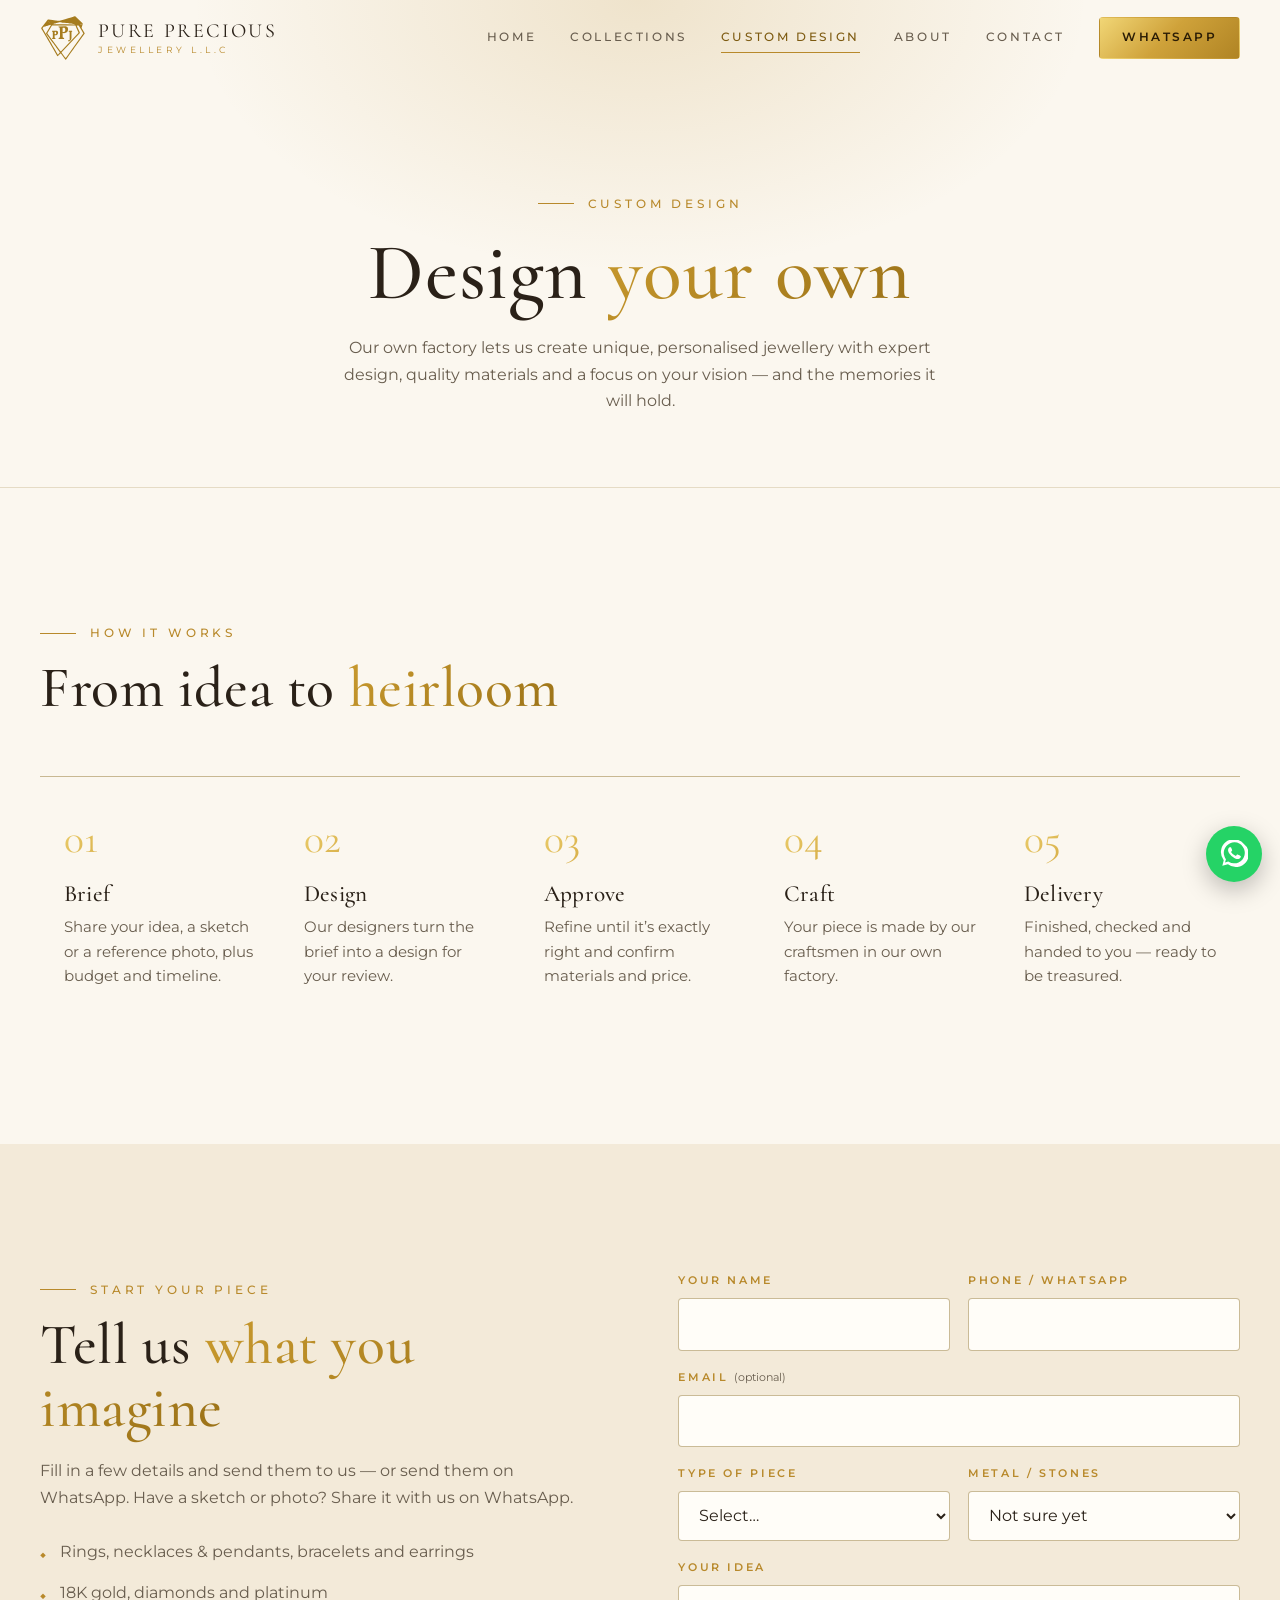
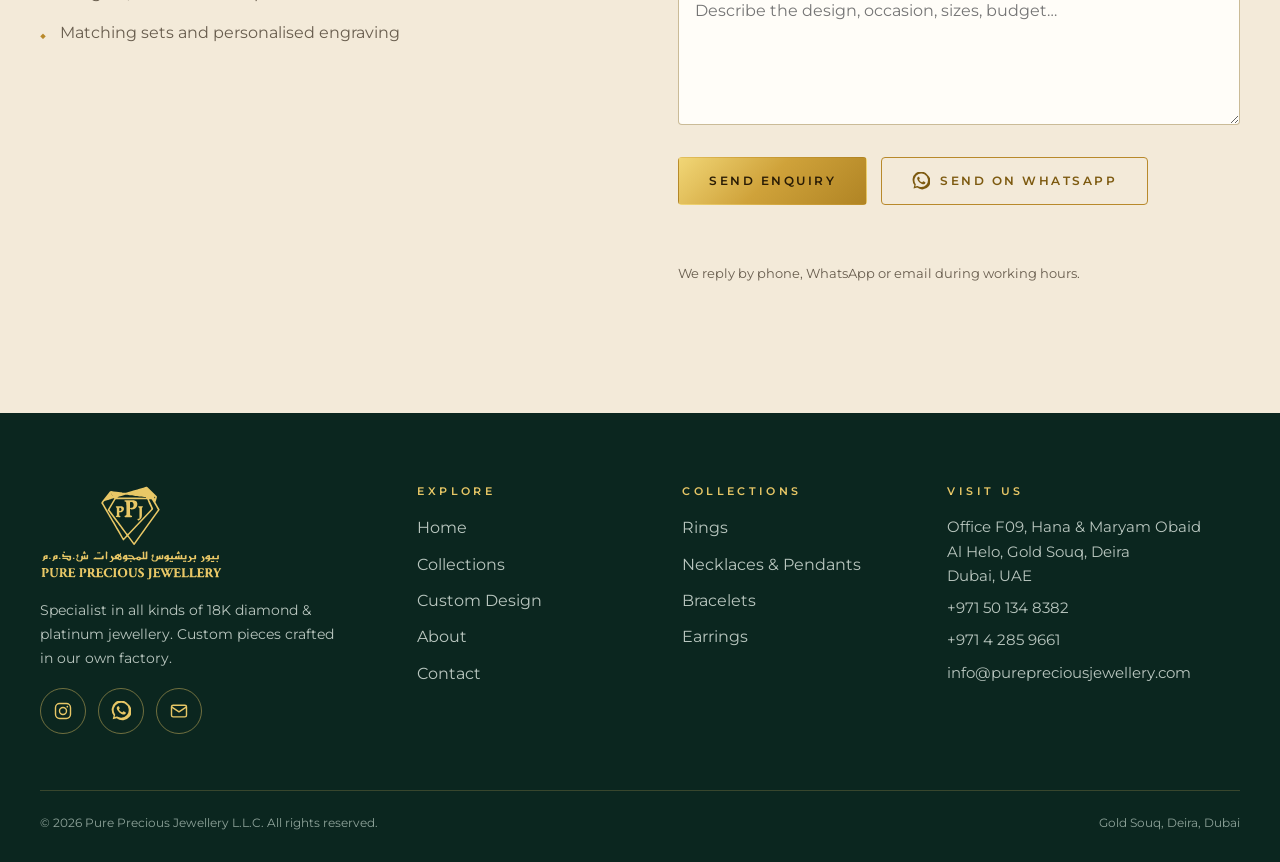
<file: custom-design.html>
<!doctype html>
<html lang="en" class="no-js">
<head>
<meta charset="utf-8">
<meta name="viewport" content="width=device-width, initial-scale=1">
<title>Custom Jewellery Design in Dubai | Pure Precious Jewellery</title>
<meta name="description" content="Have a unique piece made. Pure Precious Jewellery crafts personalised 18K gold, diamond and platinum jewellery in its own factory in Dubai.">
<meta name="theme-color" content="#fbf7ef">
<link rel="icon" type="image/svg+xml" href="assets/img/ppj-emblem-gold.svg">
<meta property="og:title" content="Custom Jewellery Design in Dubai | Pure Precious Jewellery">
<meta property="og:description" content="Have a unique piece made. Pure Precious Jewellery crafts personalised 18K gold, diamond and platinum jewellery in its own factory in Dubai.">
<meta property="og:type" content="website">
<meta property="og:url" content="https://purepreciousjewellery.com/custom-design">
<meta property="og:image" content="https://purepreciousjewellery.com/assets/img/og-image.png">
<meta property="og:site_name" content="Pure Precious Jewellery">
<meta name="twitter:card" content="summary_large_image">
<link rel="canonical" href="https://purepreciousjewellery.com/custom-design">
<link rel="preconnect" href="https://fonts.googleapis.com">
<link rel="preconnect" href="https://fonts.gstatic.com" crossorigin>
<link href="https://fonts.googleapis.com/css2?family=Cormorant:ital,wght@0,400;0,500;0,600;1,400;1,500&family=Montserrat:wght@300;400;500;600&display=swap" rel="stylesheet">
<link rel="stylesheet" href="assets/css/styles.css">
<script type="application/ld+json">
{"@context":"https://schema.org","@type":"JewelryStore","name":"Pure Precious Jewellery L.L.C","description":"Specialist in all kinds of 18K diamond and platinum jewellery, with custom designs made in our own factory.","url":"https://purepreciousjewellery.com/","logo":"https://purepreciousjewellery.com/assets/img/ppj-emblem-gold.svg","image":"https://purepreciousjewellery.com/assets/img/og-image.png","telephone":"+971501348382","email":"info@purepreciousjewellery.com","sameAs":["https://www.instagram.com/pure_precious_jewellery"],"address":{"@type":"PostalAddress","streetAddress":"Office F09, Hana and Maryam Obaid, Al Helo, Gold Souq, Deira","addressLocality":"Dubai","addressCountry":"AE"}}
</script>
</head>
<body>
<a class="skip-link" href="#main">Skip to content</a>
<header class="site-header">
  <div class="container header-inner">
    <a class="brand" href="index.html" aria-label="Pure Precious Jewellery — home">
      <img src="assets/img/ppj-emblem-gold.svg" alt="" width="46" height="46">
      <span class="brand-name">Pure Precious<small>Jewellery L.L.C</small></span>
    </a>
    <button class="nav-toggle" aria-label="Menu" aria-expanded="false" aria-controls="nav"><span></span></button>
    <nav class="nav" id="nav" aria-label="Main">
      <a href="index.html">Home</a>
      <a href="collections.html">Collections</a>
      <a href="custom-design.html" aria-current="page">Custom Design</a>
      <a href="about.html">About</a>
      <a href="contact.html">Contact</a>
      <a class="btn btn--gold" href="https://wa.me/971501348382?text=Hello%20Pure%20Precious%20Jewellery%2C%20I%20found%20you%20on%20your%20website%20and%20I%27m%20interested%20in%20your%20jewellery." target="_blank" rel="noopener">WhatsApp</a>
    </nav>
  </div>
</header>
<main id="main">

<section class="page-hero">
  <div class="container">
    <span class="eyebrow">Custom design</span>
    <h1>Design <span class="gold-text">your own</span></h1>
    <p>Our own factory lets us create unique, personalised jewellery with expert design, quality materials and a focus on your vision &mdash; and the memories it will hold.</p>
  </div>
</section>

<section class="section">
  <div class="container">
    <div class="reveal"><span class="eyebrow">How it works</span><h2 class="section-title">From idea to <span class="gold-text">heirloom</span></h2></div>
    <div class="steps">
      <div class="step reveal" style="--d:0.00s"><h3>Brief</h3><p>Share your idea, a sketch or a reference photo, plus budget and timeline.</p></div>
      <div class="step reveal" style="--d:0.08s"><h3>Design</h3><p>Our designers turn the brief into a design for your review.</p></div>
      <div class="step reveal" style="--d:0.16s"><h3>Approve</h3><p>Refine until it&rsquo;s exactly right and confirm materials and price.</p></div>
      <div class="step reveal" style="--d:0.24s"><h3>Craft</h3><p>Your piece is made by our craftsmen in our own factory.</p></div>
      <div class="step reveal" style="--d:0.32s"><h3>Delivery</h3><p>Finished, checked and handed to you &mdash; ready to be treasured.</p></div>
    </div>
  </div>
</section>

<section class="section section--alt" id="enquire">
  <div class="container split" style="align-items:start">
    <div class="reveal">
      <span class="eyebrow">Start your piece</span>
      <h2 class="section-title">Tell us <span class="gold-text">what you imagine</span></h2>
      <p class="section-lead">Fill in a few details and send them to us &mdash; or send them on WhatsApp. Have a sketch or photo? Share it with us on WhatsApp.</p>
      <ul class="checklist">
        <li><span>Rings, necklaces &amp; pendants, bracelets and earrings</span></li>
        <li><span>18K gold, diamonds and platinum</span></li>
        <li><span>Matching sets and personalised engraving</span></li>
      </ul>
    </div>
    <form class="form reveal js-enquiry" id="enquiry-form" style="--d:.12s" data-title="Custom design enquiry" novalidate>
      <input type="hidden" name="access_key" value="7416e740-e706-43f7-8aa3-5e0e9335859a"><input type="hidden" name="subject" value="Custom design enquiry - website"><input type="hidden" name="from_name" value="Pure Precious Jewellery website"><input type="checkbox" name="botcheck" class="hp" tabindex="-1" autocomplete="off" aria-hidden="true">
      <div class="form-row">
        <div class="field"><label for="f-name">Your name</label><input id="f-name" name="name" autocomplete="name" required></div>
        <div class="field"><label for="f-phone">Phone / WhatsApp</label><input id="f-phone" name="phone" type="tel" autocomplete="tel" required></div>
      </div>
      <div class="field"><label for="f-email">Email <span class="opt">(optional)</span></label><input id="f-email" name="email" type="email" autocomplete="email"></div>
      <div class="form-row">
        <div class="field"><label for="f-type">Type of piece</label>
          <select id="f-type" name="type" required><option value="">Select…</option><option>Ring</option><option>Necklace / Pendant</option><option>Bracelet</option><option>Earrings</option><option>Full set</option><option>Other</option></select></div>
        <div class="field"><label for="f-mat">Metal / stones</label>
          <select id="f-mat" name="material"><option value="">Not sure yet</option><option>18K gold</option><option>Platinum</option><option>18K gold with diamonds</option><option>Platinum with diamonds</option></select></div>
      </div>
      <div class="field"><label for="f-msg">Your idea</label><textarea id="f-msg" name="message" placeholder="Describe the design, occasion, sizes, budget…" required></textarea></div>
      <div class="hero-actions" style="margin-top:6px">
        <button class="btn btn--gold" type="submit" data-via="send">Send enquiry</button>
        <button class="btn btn--ghost" type="submit" data-via="whatsapp"><svg viewBox="0 0 24 24" fill="currentColor" aria-hidden="true"><path d="M20.5 3.5A11 11 0 0 0 3.2 17.3L2 22l4.8-1.2A11 11 0 1 0 20.5 3.5zM12 20a9 9 0 0 1-4.6-1.3l-.3-.2-2.8.7.8-2.7-.2-.3A9 9 0 1 1 12 20zm5-6.7c-.3-.1-1.6-.8-1.8-.9s-.4-.1-.6.1-.7.9-.8 1-.3.2-.6.1a7.3 7.3 0 0 1-3.6-3.1c-.3-.5.3-.5.8-1.5.1-.2 0-.3 0-.5l-.8-1.9c-.2-.5-.4-.4-.6-.4h-.5a1 1 0 0 0-.7.3 3 3 0 0 0-.9 2.2 5.2 5.2 0 0 0 1.1 2.8 11.800 11.800 0 0 0 4.600 4.100c1.700.7 2.400.8 3.200.7a2.700 2.700 0 0 0 1.800-1.300 2.200 2.200 0 0 0 .2-1.300c-.1-.1-.3-.2-.6-.3z"/></svg> Send on WhatsApp</button>
      </div>
      <p class="form-status" role="status" aria-live="polite"></p>
      <p class="form-note">We reply by phone, WhatsApp or email during working hours.</p>
    </form>
  </div>
</section>
</main>
<footer class="site-footer">
  <div class="container">
    <div class="footer-grid">
      <div class="footer-brand">
        <img src="assets/img/ppj-logo-light.svg" alt="Pure Precious Jewellery L.L.C" width="140" height="73">
        <p>Specialist in all kinds of 18K diamond &amp; platinum jewellery. Custom pieces crafted in our own factory.</p>
        <div class="socials">
          <a href="https://www.instagram.com/pure_precious_jewellery" target="_blank" rel="noopener" aria-label="Instagram"><svg viewBox="0 0 24 24" fill="none" stroke="currentColor" stroke-width="1.7" aria-hidden="true"><rect x="3" y="3" width="18" height="18" rx="5"/><circle cx="12" cy="12" r="4.2"/><circle cx="17.2" cy="6.8" r="1" fill="currentColor" stroke="none"/></svg></a>
          <a href="https://wa.me/971501348382?text=Hello%20Pure%20Precious%20Jewellery%2C%20I%20found%20you%20on%20your%20website%20and%20I%27m%20interested%20in%20your%20jewellery." target="_blank" rel="noopener" aria-label="WhatsApp"><svg viewBox="0 0 24 24" fill="currentColor" aria-hidden="true"><path d="M20.5 3.5A11 11 0 0 0 3.2 17.3L2 22l4.8-1.2A11 11 0 1 0 20.5 3.5zM12 20a9 9 0 0 1-4.6-1.3l-.3-.2-2.8.7.8-2.7-.2-.3A9 9 0 1 1 12 20zm5-6.7c-.3-.1-1.6-.8-1.8-.9s-.4-.1-.6.1-.7.9-.8 1-.3.2-.6.1a7.3 7.3 0 0 1-3.6-3.1c-.3-.5.3-.5.8-1.5.1-.2 0-.3 0-.5l-.8-1.9c-.2-.5-.4-.4-.6-.4h-.5a1 1 0 0 0-.7.3 3 3 0 0 0-.9 2.2 5.2 5.2 0 0 0 1.1 2.8 11.800 11.800 0 0 0 4.600 4.100c1.700.7 2.400.8 3.200.7a2.700 2.700 0 0 0 1.800-1.300 2.200 2.200 0 0 0 .2-1.300c-.1-.1-.3-.2-.6-.3z"/></svg></a>
          <a href="mailto:info@purepreciousjewellery.com" aria-label="Email"><svg viewBox="0 0 24 24" fill="none" stroke="currentColor" stroke-width="1.7" stroke-linejoin="round" aria-hidden="true"><rect x="3" y="5" width="18" height="14" rx="2"/><path d="M3 7l9 6 9-6"/></svg></a>
        </div>
      </div>
      <div>
        <h4>Explore</h4>
        <ul>
          <li><a href="index.html">Home</a></li>
          <li><a href="collections.html">Collections</a></li>
          <li><a href="custom-design.html">Custom Design</a></li>
          <li><a href="about.html">About</a></li>
          <li><a href="contact.html">Contact</a></li>
        </ul>
      </div>
      <div>
        <h4>Collections</h4>
        <ul>
          <li><a href="collections.html#rings">Rings</a></li>
          <li><a href="collections.html#necklaces-pendants">Necklaces &amp; Pendants</a></li>
          <li><a href="collections.html#bracelets">Bracelets</a></li>
          <li><a href="collections.html#earrings">Earrings</a></li>
        </ul>
      </div>
      <div>
        <h4>Visit us</h4>
        <address>
          <span>Office F09, Hana &amp; Maryam Obaid<br>Al Helo, Gold Souq, Deira<br>Dubai, UAE</span>
          <a href="tel:+971501348382">+971 50 134 8382</a>
          <a href="tel:+97142859661">+971 4 285 9661</a>
          <a href="mailto:info@purepreciousjewellery.com">info@purepreciousjewellery.com</a>
        </address>
      </div>
    </div>
    <div class="footer-bottom"><span>&copy; <span data-year>2026</span> Pure Precious Jewellery L.L.C. All rights reserved.</span><span>Gold Souq, Deira, Dubai</span></div>
  </div>
</footer>
<div class="wa-widget">
  <div class="wa-panel" id="wa-panel" role="dialog" aria-modal="false" aria-labelledby="wa-title" hidden>
    <div class="wa-head">
      <img src="assets/img/ppj-emblem-light.svg" alt="" width="40" height="40">
      <div><p class="wa-name" id="wa-title">Pure Precious Jewellery</p><p class="wa-status">We reply during working hours<br><span>10:30 am – 1:30 pm</span> &middot; <span>4:30 pm – 9:30 pm</span></p></div>
      <button class="wa-close" type="button" aria-label="Close chat">&times;</button>
    </div>
    <div class="wa-body">
      <p class="wa-bubble">Hello! How can we help you today? Choose a topic or start a chat.</p>
      <div class="wa-topics">
        <a href="https://wa.me/971501348382?text=Hello%20Pure%20Precious%20Jewellery%2C%20I%27d%20like%20to%20see%20your%20ring%20designs." target="_blank" rel="noopener">Rings</a>
        <a href="https://wa.me/971501348382?text=Hello%20Pure%20Precious%20Jewellery%2C%20I%27d%20like%20to%20see%20your%20necklaces%20and%20pendants." target="_blank" rel="noopener">Necklaces &amp; Pendants</a>
        <a href="https://wa.me/971501348382?text=Hello%20Pure%20Precious%20Jewellery%2C%20I%27d%20like%20to%20see%20your%20bracelet%20designs." target="_blank" rel="noopener">Bracelets</a>
        <a href="https://wa.me/971501348382?text=Hello%20Pure%20Precious%20Jewellery%2C%20I%27d%20like%20to%20see%20your%20earring%20designs." target="_blank" rel="noopener">Earrings</a>
        <a href="https://wa.me/971501348382?text=Hello%20Pure%20Precious%20Jewellery%2C%20I%27d%20like%20to%20discuss%20a%20custom%20jewellery%20design." target="_blank" rel="noopener">Custom design</a>
        <a href="https://wa.me/971501348382?text=Hello%20Pure%20Precious%20Jewellery%2C%20I%27d%20like%20to%20visit%20your%20workshop%20in%20the%20Gold%20Souq." target="_blank" rel="noopener">Visit the workshop</a>
      </div>
    </div>
    <a class="wa-start" href="https://wa.me/971501348382?text=Hello%20Pure%20Precious%20Jewellery%2C%20I%20found%20you%20on%20your%20website%20and%20I%27m%20interested%20in%20your%20jewellery." target="_blank" rel="noopener"><svg viewBox="0 0 24 24" fill="currentColor" aria-hidden="true"><path d="M20.5 3.5A11 11 0 0 0 3.2 17.3L2 22l4.8-1.2A11 11 0 1 0 20.5 3.5zM12 20a9 9 0 0 1-4.6-1.3l-.3-.2-2.8.7.8-2.7-.2-.3A9 9 0 1 1 12 20zm5-6.7c-.3-.1-1.6-.8-1.8-.9s-.4-.1-.6.1-.7.9-.8 1-.3.2-.6.1a7.3 7.3 0 0 1-3.6-3.1c-.3-.5.3-.5.8-1.5.1-.2 0-.3 0-.5l-.8-1.9c-.2-.5-.4-.4-.6-.4h-.5a1 1 0 0 0-.7.3 3 3 0 0 0-.9 2.2 5.2 5.2 0 0 0 1.1 2.8 11.800 11.800 0 0 0 4.600 4.100c1.700.7 2.400.8 3.200.7a2.700 2.700 0 0 0 1.800-1.300 2.200 2.200 0 0 0 .2-1.300c-.1-.1-.3-.2-.6-.3z"/></svg> Start chat on WhatsApp</a>
  </div>
  <button class="wa-float" type="button" aria-label="Chat on WhatsApp" aria-expanded="false" aria-controls="wa-panel"><svg viewBox="0 0 24 24" fill="currentColor" aria-hidden="true"><path d="M20.5 3.5A11 11 0 0 0 3.2 17.3L2 22l4.8-1.2A11 11 0 1 0 20.5 3.5zM12 20a9 9 0 0 1-4.6-1.3l-.3-.2-2.8.7.8-2.7-.2-.3A9 9 0 1 1 12 20zm5-6.7c-.3-.1-1.6-.8-1.8-.9s-.4-.1-.6.1-.7.9-.8 1-.3.2-.6.1a7.3 7.3 0 0 1-3.6-3.1c-.3-.5.3-.5.8-1.5.1-.2 0-.3 0-.5l-.8-1.9c-.2-.5-.4-.4-.6-.4h-.5a1 1 0 0 0-.7.3 3 3 0 0 0-.9 2.2 5.2 5.2 0 0 0 1.1 2.8 11.800 11.800 0 0 0 4.600 4.100c1.700.7 2.400.8 3.200.7a2.700 2.700 0 0 0 1.800-1.300 2.200 2.200 0 0 0 .2-1.300c-.1-.1-.3-.2-.6-.3z"/></svg></button>
</div>
<script type="module" src="assets/js/main.js"></script>
</body>
</html>
</file>
<file: assets/css/styles.css>
/* Pure Precious Jewellery L.L.C — design system
   Black + gold, minimal luxury. Fonts: Cormorant (display) / Montserrat (body). */

:root {
  --bg: #fbf7ef;
  --bg-2: #f3ead9;
  --surface: #ffffff;
  --surface-2: #f7efe0;
  --line: rgba(138, 106, 31, 0.2);
  --line-strong: rgba(138, 106, 31, 0.45);
  --gold: #b8892b;
  --gold-light: #7d5a10;      /* gold used for text on light backgrounds */
  --gold-bright: #e8c766;     /* gold used on deep green */
  --gold-deep: #6b4c0c;
  --deep: #10342b;            /* deep emerald accent */
  --deep-2: #0b261f;
  --text: #2a2118;
  --text-muted: #685d4e;
  --gold-gradient: linear-gradient(135deg, #f1d676 0%, #cfa23a 48%, #b08424 100%);
  --font-display: "Cormorant", "Cormorant Garamond", Georgia, "Times New Roman", serif;
  --font-body: "Montserrat", "Segoe UI", system-ui, -apple-system, sans-serif;
  --radius: 4px;
  --header-h: 76px;
  --ease: cubic-bezier(0.22, 1, 0.36, 1);
  --container: 1200px;
}

*, *::before, *::after { box-sizing: border-box; }
html { scroll-behavior: smooth; -webkit-text-size-adjust: 100%; }
body {
  margin: 0;
  background: var(--bg);
  color: var(--text);
  font-family: var(--font-body);
  font-size: 16px;
  line-height: 1.65;
  -webkit-font-smoothing: antialiased;
  overflow-x: hidden;
}
img, svg, canvas { display: block; max-width: 100%; }
a { color: inherit; text-decoration: none; }
h1, h2, h3, h4 { font-family: var(--font-display); font-weight: 500; line-height: 1.1; margin: 0; letter-spacing: 0.01em; }
p { margin: 0; }
ul { margin: 0; padding: 0; list-style: none; }

:focus-visible { outline: 2px solid var(--gold-light); outline-offset: 3px; }
.skip-link {
  position: absolute; left: 16px; top: -60px; z-index: 200;
  background: var(--gold); color: #2a1c05; padding: 10px 16px; font-weight: 600;
}
.skip-link:focus { top: 12px; }

.container { width: min(var(--container), 100% - 32px); margin-inline: auto; }
.section { padding: clamp(72px, 10vw, 128px) 0; position: relative; }
.section--alt { background: var(--bg-2); }

.eyebrow {
  font-size: 0.75rem; letter-spacing: 0.32em; text-transform: uppercase;
  color: var(--gold); font-weight: 500; display: inline-flex; align-items: center; gap: 14px;
}
.eyebrow::before { content: ""; width: 36px; height: 1px; background: var(--gold); }
.section-title { font-size: clamp(2.2rem, 5vw, 3.6rem); margin-top: 14px; }
.section-lead { color: var(--text-muted); max-width: 56ch; margin-top: 18px; }
.gold-text {
  background: var(--gold-gradient); -webkit-background-clip: text; background-clip: text;
  color: transparent; -webkit-text-fill-color: transparent;
}
.ornament { display: flex; align-items: center; gap: 14px; color: var(--gold); margin: 22px 0; }
.ornament::before, .ornament::after { content: ""; height: 1px; width: 56px; background: var(--line-strong); }

/* ---------- Buttons ---------- */
.btn {
  display: inline-flex; align-items: center; justify-content: center; gap: 10px;
  min-height: 48px; padding: 0 30px; font: 600 0.78rem/1 var(--font-body);
  letter-spacing: 0.2em; text-transform: uppercase; cursor: pointer;
  border: 1px solid var(--gold); border-radius: var(--radius);
  transition: background 0.35s var(--ease), color 0.35s var(--ease), transform 0.35s var(--ease), box-shadow 0.35s var(--ease);
}
.btn--gold { background: var(--gold-gradient); color: #2a1c05; border-color: transparent; }
.btn--gold:hover { transform: translateY(-2px); box-shadow: 0 10px 30px rgba(184, 137, 43, 0.35); }
.btn--ghost { background: transparent; color: var(--gold-light); }
.btn--ghost:hover { background: rgba(184, 137, 43, 0.1); transform: translateY(-2px); }
.btn svg { width: 18px; height: 18px; }

/* ---------- Header ---------- */
.site-header {
  position: fixed; inset: 0 0 auto 0; height: var(--header-h); z-index: 100;
  display: flex; align-items: center;
  transition: background 0.4s var(--ease), border-color 0.4s var(--ease), backdrop-filter 0.4s;
  border-bottom: 1px solid transparent;
}
.site-header.is-solid, .site-header.is-open {
  background: rgba(251, 247, 239, 0.9); backdrop-filter: blur(14px); -webkit-backdrop-filter: blur(14px);
  border-bottom-color: var(--line);
}
.header-inner { display: flex; align-items: center; justify-content: space-between; gap: 24px; }
.brand { display: flex; align-items: center; gap: 12px; }
.brand img { height: 46px; width: auto; }
.brand-name { font-family: var(--font-display); font-size: 1.25rem; letter-spacing: 0.12em; text-transform: uppercase; line-height: 1.05; }
.brand-name small { display: block; font-family: var(--font-body); font-size: 0.55rem; letter-spacing: 0.4em; color: var(--gold); margin-top: 3px; }

.nav { display: flex; align-items: center; gap: 34px; }
.nav a:not(.btn) {
  font-size: 0.74rem; letter-spacing: 0.22em; text-transform: uppercase; font-weight: 500;
  color: var(--text-muted); position: relative; padding: 8px 0; transition: color 0.3s;
}
.nav a:not(.btn)::after {
  content: ""; position: absolute; left: 0; bottom: 2px; height: 1px; width: 100%;
  background: var(--gold); transform: scaleX(0); transform-origin: left; transition: transform 0.4s var(--ease);
}
.nav a:not(.btn):hover, .nav a[aria-current="page"] { color: var(--gold-light); }
.nav a:not(.btn):hover::after, .nav a[aria-current="page"]::after { transform: scaleX(1); }
.nav .btn { min-height: 42px; padding: 0 22px; }

.nav-toggle {
  display: none; width: 48px; height: 48px; background: none; border: 1px solid var(--line);
  border-radius: var(--radius); cursor: pointer; color: var(--gold-light); align-items: center; justify-content: center;
}
.nav-toggle span, .nav-toggle span::before, .nav-toggle span::after {
  display: block; width: 20px; height: 1.5px; background: currentColor; position: relative; transition: transform 0.3s var(--ease), background 0.3s;
}
.nav-toggle span::before, .nav-toggle span::after { content: ""; position: absolute; left: 0; }
.nav-toggle span::before { top: -6px; }
.nav-toggle span::after { top: 6px; }
.site-header.is-open .nav-toggle span { background: transparent; }
.site-header.is-open .nav-toggle span::before { transform: translateY(6px) rotate(45deg); }
.site-header.is-open .nav-toggle span::after { transform: translateY(-6px) rotate(-45deg); }

@media (max-width: 900px) {
  .nav-toggle { display: inline-flex; }
  .nav {
    position: fixed; inset: var(--header-h) 0 auto 0; flex-direction: column; align-items: stretch; gap: 0;
    background: rgba(251, 247, 239, 0.98); border-bottom: 1px solid var(--line);
    padding: 12px 16px 28px; max-height: calc(100dvh - var(--header-h)); overflow-y: auto;
    transform: translateY(-12px); opacity: 0; visibility: hidden;
    transition: opacity 0.3s, transform 0.3s var(--ease), visibility 0.3s;
  }
  .site-header.is-open .nav { transform: none; opacity: 1; visibility: visible; }
  .nav a:not(.btn) { padding: 16px 4px; font-size: 0.85rem; border-bottom: 1px solid var(--line); }
  .nav a:not(.btn)::after { display: none; }
  .nav .btn { margin-top: 20px; }
  .brand-name small { display: none; }
}
@media (max-width: 420px) { .brand-name { display: none; } }

/* ---------- Hero (3D) ---------- */
.hero { position: relative; min-height: 100svh; display: flex; align-items: center; overflow: hidden; isolation: isolate; }
.hero::before {
  content: ""; position: absolute; inset: 0; z-index: -2;
  background:
    radial-gradient(55% 60% at 74% 46%, rgba(255, 255, 255, 0.95), transparent 72%),
    radial-gradient(45% 45% at 18% 90%, rgba(207, 162, 58, 0.22), transparent 70%),
    linear-gradient(180deg, #fbf7ef 0%, #f3ead9 100%);
}
#hero-canvas { position: absolute; inset: 0; width: 100%; height: 100%; z-index: -1; }
.hero-fallback { position: absolute; right: 12%; top: 50%; transform: translateY(-50%); width: min(340px, 40vw); z-index: -1; opacity: 0; transition: opacity 1s; }
.no-webgl .hero-fallback { opacity: 0.9; }
.hero-content { padding-top: var(--header-h); padding-bottom: 48px; max-width: 640px; pointer-events: none; }
.hero-content a, .hero-content .btn { pointer-events: auto; }
.hero h1 { font-size: clamp(3rem, 8.4vw, 6.4rem); line-height: 0.98; margin: 22px 0 6px; }
.hero h1 span { display: block; }
.hero-sub { font-family: var(--font-display); font-style: italic; font-size: clamp(1.2rem, 2.4vw, 1.6rem); color: var(--gold-light); }
.hero-text { color: var(--text-muted); max-width: 46ch; margin-top: 18px; }
.hero-actions { display: flex; flex-wrap: wrap; gap: 14px; margin-top: 36px; }
.scroll-cue {
  position: absolute; left: 50%; bottom: 26px; transform: translateX(-50%);
  display: flex; flex-direction: column; align-items: center; gap: 10px;
  font-size: 0.62rem; letter-spacing: 0.35em; text-transform: uppercase; color: var(--text-muted);
}
.scroll-cue i { width: 1px; height: 44px; background: linear-gradient(var(--gold), transparent); animation: cue 2s var(--ease) infinite; transform-origin: top; }
@keyframes cue { 0% { transform: scaleY(0); } 50% { transform: scaleY(1); } 100% { transform: scaleY(1); opacity: 0; } }

@media (max-width: 760px) {
  .hero { align-items: flex-end; }
  .hero-content { padding-bottom: 40px; }
  .scroll-cue { display: none; }
  .hero::before { background: radial-gradient(70% 45% at 50% 26%, rgba(255, 255, 255, 0.95), transparent 70%), linear-gradient(180deg, #fbf7ef, #f3ead9); }
}

/* ---------- Highlights strip ---------- */
.strip { background: var(--deep); overflow: hidden; }
.strip-track { display: flex; gap: 56px; padding: 22px 0; width: max-content; animation: marquee 38s linear infinite; }
.strip-track span { font-family: var(--font-display); font-size: 1.4rem; letter-spacing: 0.08em; color: var(--gold-bright); white-space: nowrap; display: inline-flex; align-items: center; gap: 56px; }
.strip-track span::after { content: "◆"; font-size: 0.55rem; color: var(--gold); }
@keyframes marquee { to { transform: translateX(-50%); } }

/* ---------- Collection tiles ---------- */
.grid-4 { display: grid; grid-template-columns: repeat(4, 1fr); gap: 20px; margin-top: 56px; }
@media (max-width: 1000px) { .grid-4 { grid-template-columns: repeat(2, 1fr); } }
@media (max-width: 520px) { .grid-4 { grid-template-columns: 1fr; } }
.tile {
  position: relative; aspect-ratio: 3 / 4; overflow: hidden; border: 1px solid var(--line); border-radius: var(--radius);
  background: var(--surface); display: flex; align-items: flex-end; padding: 26px;
  transition: border-color 0.4s, transform 0.5s var(--ease);
}
.tile:hover { border-color: var(--gold); transform: translateY(-6px); }
.tile-art { position: absolute; inset: 0; display: grid; place-items: center; background: radial-gradient(70% 55% at 50% 38%, rgba(184, 137, 43, 0.16), transparent 70%); }
.tile-art svg { width: 46%; color: var(--gold); opacity: 1; margin-top: -12%; transition: transform 0.8s var(--ease); }
.tile:hover .tile-art svg { transform: scale(1.1) rotate(-4deg); }
.tile img.tile-photo { position: absolute; inset: 0; width: 100%; height: 100%; object-fit: cover; }
.tile::after { content: ""; position: absolute; inset: 0; background: linear-gradient(to top, rgba(251, 247, 239, 0.96) 6%, rgba(251, 247, 239, 0) 52%); pointer-events: none; }
.tile-body { position: relative; z-index: 1; }
.tile h3 { font-size: 1.8rem; }
.tile p { font-size: 0.72rem; letter-spacing: 0.2em; text-transform: uppercase; color: var(--gold); margin-top: 8px; }

/* ---------- Split sections ---------- */
.split { display: grid; grid-template-columns: 1fr 1fr; gap: clamp(32px, 6vw, 88px); align-items: center; }
@media (max-width: 860px) { .split { grid-template-columns: 1fr; } }
.frame { position: relative; aspect-ratio: 4 / 5; border: 1px solid var(--line-strong); border-radius: var(--radius); background: var(--surface); overflow: hidden; display: grid; place-items: center; }
.frame::before { content: ""; position: absolute; inset: 14px; border: 1px solid var(--line); pointer-events: none; z-index: 1; }
.frame img { width: 100%; height: 100%; object-fit: cover; }
.frame .frame-art { width: 52%; color: var(--gold); opacity: 0.85; }
.frame figcaption { position: absolute; left: 0; right: 0; bottom: 22px; text-align: center; font-size: 0.64rem; letter-spacing: 0.3em; text-transform: uppercase; color: var(--text-muted); z-index: 2; }
.frame--emblem img { width: 56%; height: auto; object-fit: contain; filter: drop-shadow(0 12px 30px rgba(184, 137, 43, 0.25)); }

.checklist { margin-top: 28px; display: grid; gap: 14px; }
.checklist li { display: flex; gap: 14px; align-items: flex-start; color: var(--text-muted); }
.checklist li::before { content: "◆"; color: var(--gold); font-size: 0.6rem; margin-top: 8px; flex: none; }
.checklist strong { color: var(--text); font-weight: 600; }

/* ---------- Steps ---------- */
.steps { display: grid; grid-template-columns: repeat(5, 1fr); gap: 0; margin-top: 56px; counter-reset: step; }
@media (max-width: 960px) { .steps { grid-template-columns: 1fr; } }
.step { padding: 28px 24px; border-top: 1px solid var(--line-strong); position: relative; counter-increment: step; }
@media (max-width: 960px) { .step { border-top: 0; border-left: 1px solid var(--line-strong); padding: 6px 0 30px 28px; } }
.step::before { content: "0" counter(step); font-family: var(--font-display); font-size: 2.6rem; background: var(--gold-gradient); -webkit-background-clip: text; background-clip: text; color: transparent; display: block; margin-bottom: 8px; }
.step h3 { font-size: 1.45rem; margin-bottom: 8px; }
.step p { color: var(--text-muted); font-size: 0.92rem; }

/* ---------- Visit / contact ---------- */
.info-list { display: grid; gap: 26px; margin-top: 34px; }
.info-item { display: flex; gap: 18px; align-items: flex-start; }
.info-item .ico { flex: none; width: 46px; height: 46px; border: 1px solid var(--line-strong); border-radius: 50%; display: grid; place-items: center; color: var(--gold); }
.info-item svg { width: 20px; height: 20px; }
.info-item h4 { font-family: var(--font-body); font-size: 0.7rem; letter-spacing: 0.28em; text-transform: uppercase; color: var(--gold); font-weight: 600; margin-bottom: 4px; }
.info-item p, .info-item a { color: var(--text); }
.info-item a:hover { color: var(--gold-light); }
.map-box { border: 1px solid var(--line-strong); border-radius: var(--radius); overflow: hidden; min-height: 380px; background: var(--surface); position: relative; }
.map-box iframe { width: 100%; height: 100%; min-height: 380px; border: 0; filter: sepia(0.18) saturate(0.9); }

/* ---------- Page hero (inner pages) ---------- */
.page-hero { padding: calc(var(--header-h) + clamp(56px, 9vw, 110px)) 0 clamp(40px, 6vw, 72px); text-align: center; position: relative; isolation: isolate; border-bottom: 1px solid var(--line); }
.page-hero::before { content: ""; position: absolute; inset: 0; z-index: -1; background: radial-gradient(50% 80% at 50% 0%, rgba(184, 137, 43, 0.18), transparent 70%); }
.page-hero h1 { font-size: clamp(2.8rem, 7vw, 5rem); margin-top: 16px; }
.page-hero p { color: var(--text-muted); max-width: 56ch; margin: 18px auto 0; }
.page-hero .eyebrow { justify-content: center; }

/* ---------- Collections page ---------- */
.filter-bar { position: sticky; top: var(--header-h); z-index: 50; background: rgba(251, 247, 239, 0.94); backdrop-filter: blur(12px); -webkit-backdrop-filter: blur(12px); border-bottom: 1px solid var(--line); }
.filter-list { display: flex; gap: 10px; overflow-x: auto; padding: 14px 0; scrollbar-width: none; justify-content: center; }
.filter-list::-webkit-scrollbar { display: none; }
@media (max-width: 760px) { .filter-list { justify-content: flex-start; } }
.chip { flex: none; min-height: 44px; padding: 0 22px; border: 1px solid var(--line-strong); border-radius: 999px; background: transparent; color: var(--text-muted); font: 500 0.72rem/1 var(--font-body); letter-spacing: 0.2em; text-transform: uppercase; cursor: pointer; transition: all 0.3s var(--ease); }
.chip:hover { color: var(--gold-light); border-color: var(--gold); }
.chip[aria-pressed="true"] { background: var(--gold-gradient); color: #2a1c05; border-color: transparent; font-weight: 600; }
.cat-block { scroll-margin-top: calc(var(--header-h) + 80px); padding-top: 72px; }
.cat-block[hidden] { display: none; }
.cat-head { display: flex; align-items: baseline; justify-content: space-between; gap: 20px; flex-wrap: wrap; margin-bottom: 30px; padding-bottom: 18px; border-bottom: 1px solid var(--line); }
.cat-head h2 { font-size: clamp(2rem, 4vw, 2.8rem); }
.cat-head span { font-size: 0.72rem; letter-spacing: 0.22em; text-transform: uppercase; color: var(--text-muted); }
.product-grid { display: grid; grid-template-columns: repeat(4, 1fr); gap: 20px; }
@media (max-width: 1000px) { .product-grid { grid-template-columns: repeat(3, 1fr); } }
@media (max-width: 720px) { .product-grid { grid-template-columns: repeat(2, 1fr); gap: 12px; } }
.product { background: none; border: 0; padding: 0; text-align: left; cursor: pointer; color: inherit; font: inherit; }
.product-media { aspect-ratio: 1; position: relative; overflow: hidden; border: 1px solid var(--line); border-radius: var(--radius); background: radial-gradient(70% 70% at 50% 40%, var(--surface-2), var(--surface)); display: grid; place-items: center; transition: border-color 0.4s, transform 0.5s var(--ease); }
.product:hover .product-media, .product:focus-visible .product-media { border-color: var(--gold); transform: translateY(-4px); }
.product-media img { width: 100%; height: 100%; object-fit: cover; transition: transform 0.8s var(--ease); }
.product:hover .product-media img { transform: scale(1.06); }
.product-media svg { width: 40%; color: var(--gold); opacity: 0.55; }
.product-name { font-family: var(--font-display); font-size: 1.35rem; margin-top: 14px; }
.product-meta { font-size: 0.68rem; letter-spacing: 0.2em; text-transform: uppercase; color: var(--gold); margin-top: 2px; }
.notice { margin-top: 56px; padding: 22px 26px; border: 1px dashed var(--line-strong); border-radius: var(--radius); color: var(--text-muted); text-align: center; }

/* Lightbox */
.lightbox { position: fixed; inset: 0; z-index: 300; background: rgba(24, 18, 8, 0.72); display: none; align-items: center; justify-content: center; padding: 20px; }
.lightbox.is-open { display: flex; }
.lightbox-card { width: min(920px, 100%); max-height: 92dvh; overflow: auto; display: grid; grid-template-columns: 1.1fr 1fr; background: var(--surface); border: 1px solid var(--line-strong); border-radius: var(--radius); }
@media (max-width: 760px) { .lightbox-card { grid-template-columns: 1fr; } }
.lightbox-media { aspect-ratio: 1; display: grid; place-items: center; background: var(--bg-2); }
.lightbox-media img { width: 100%; height: 100%; object-fit: cover; }
.lightbox-media svg { width: 40%; color: var(--gold); opacity: 0.6; }
.lightbox-body { padding: 36px 32px; display: flex; flex-direction: column; gap: 14px; justify-content: center; }
.lightbox-body h3 { font-size: 2.2rem; }
.lightbox-body p { color: var(--text-muted); }
.lightbox-close { position: absolute; top: 16px; right: 16px; width: 48px; height: 48px; border-radius: 50%; border: 1px solid var(--line-strong); background: rgba(255, 255, 255, 0.92); color: var(--gold-light); font-size: 1.4rem; cursor: pointer; }

/* ---------- Forms ---------- */
.form { display: grid; gap: 18px; }
.form-row { display: grid; grid-template-columns: 1fr 1fr; gap: 18px; }
@media (max-width: 640px) { .form-row { grid-template-columns: 1fr; } }
.field label { display: block; font-size: 0.68rem; letter-spacing: 0.24em; text-transform: uppercase; color: var(--gold); margin-bottom: 8px; font-weight: 600; }
.field input, .field select, .field textarea {
  width: 100%; min-height: 50px; padding: 12px 16px; background: var(--surface); color: var(--text);
  border: 1px solid var(--line-strong); border-radius: var(--radius); font: inherit; transition: border-color 0.3s, box-shadow 0.3s;
}
.field textarea { min-height: 140px; resize: vertical; }
.field input:focus, .field select:focus, .field textarea:focus { outline: none; border-color: var(--gold-light); box-shadow: 0 0 0 3px rgba(184, 137, 43, 0.18); }
.field select option { background: var(--surface); }
.form-note { font-size: 0.82rem; color: var(--text-muted); }

/* ---------- CTA banner ---------- */
.cta { text-align: center; border-radius: var(--radius); padding: clamp(48px, 8vw, 96px) 24px; background: radial-gradient(60% 100% at 50% 0%, rgba(232, 199, 102, 0.18), transparent 70%), var(--deep); color: #f6efe0; }
.cta h2 { font-size: clamp(2.2rem, 5vw, 3.6rem); }
.cta p { color: #cfd8d2; max-width: 52ch; margin: 18px auto 0; }
.cta .hero-actions { justify-content: center; }

/* ---------- Footer ---------- */
.site-footer { border-top: 1px solid var(--line); background: #070605; padding: 72px 0 28px; }
.footer-grid { display: grid; grid-template-columns: 1.5fr 1fr 1fr 1.3fr; gap: 40px; }
@media (max-width: 900px) { .footer-grid { grid-template-columns: 1fr 1fr; } }
@media (max-width: 520px) { .footer-grid { grid-template-columns: 1fr; } }
.footer-brand img { height: 64px; width: auto; margin-bottom: 18px; }
.footer-brand p { color: var(--text-muted); font-size: 0.9rem; max-width: 34ch; }
.site-footer h4 { font-family: var(--font-body); font-size: 0.7rem; letter-spacing: 0.3em; text-transform: uppercase; color: var(--gold); margin-bottom: 18px; font-weight: 600; }
.site-footer li + li { margin-top: 10px; }
.site-footer li a, .site-footer address a { color: var(--text-muted); transition: color 0.3s; }
.site-footer li a:hover, .site-footer address a:hover { color: var(--gold-light); }
.site-footer address { font-style: normal; color: var(--text-muted); font-size: 0.92rem; display: grid; gap: 8px; }
.socials { display: flex; gap: 12px; margin-top: 18px; }
.socials a { width: 46px; height: 46px; border: 1px solid var(--line-strong); border-radius: 50%; display: grid; place-items: center; color: var(--gold); transition: all 0.3s; }
.socials a:hover { background: var(--gold); color: #2a1c05; }
.socials svg { width: 20px; height: 20px; }
.footer-bottom { margin-top: 56px; padding-top: 22px; border-top: 1px solid var(--line); display: flex; flex-wrap: wrap; justify-content: space-between; gap: 10px; font-size: 0.78rem; color: var(--text-muted); }

/* Floating WhatsApp */
.wa-float { position: fixed; right: 18px; bottom: 18px; z-index: 90; width: 56px; height: 56px; border-radius: 50%; display: grid; place-items: center; background: #25d366; color: #fff; box-shadow: 0 8px 28px rgba(0, 0, 0, 0.5); transition: transform 0.3s var(--ease); }
.wa-float:hover { transform: scale(1.08); }
.wa-float svg { width: 28px; height: 28px; }

/* ---------- Reveal on scroll ---------- */
.reveal { opacity: 0; transform: translateY(28px); transition: opacity 0.9s var(--ease), transform 0.9s var(--ease); transition-delay: var(--d, 0s); }
.reveal.is-in { opacity: 1; transform: none; }
.no-js .reveal { opacity: 1; transform: none; }

@media (prefers-reduced-motion: reduce) {
  html { scroll-behavior: auto; }
  *, *::before, *::after { animation-duration: 0.01ms !important; animation-iteration-count: 1 !important; transition-duration: 0.01ms !important; }
  .reveal { opacity: 1; transform: none; }
  .strip-track { animation: none; }
}



.cta .eyebrow { color: var(--gold-bright); }
.cta .eyebrow::before { background: var(--gold-bright); }
.cta .gold-text, .site-footer .gold-text { background: linear-gradient(135deg, #f6dc86, #d9ae45); -webkit-background-clip: text; background-clip: text; }
.cta .btn--ghost { color: #f6efe0; border-color: rgba(246, 239, 224, 0.5); }
.cta .btn--ghost:hover { background: rgba(246, 239, 224, 0.1); }

/* Footer: deep emerald */
.site-footer { background: var(--deep-2); border-top: 0; color: #dfe6e1; }
.site-footer h4 { color: var(--gold-bright); }
.footer-brand p, .site-footer address, .site-footer li a, .site-footer address a { color: #b9c6bf; }
.site-footer li a:hover, .site-footer address a:hover { color: var(--gold-bright); }
.socials a { border-color: rgba(232, 199, 102, 0.45); color: var(--gold-bright); }
.socials a:hover { background: var(--gold-bright); color: #1a1208; }
.footer-bottom { border-top-color: rgba(232, 199, 102, 0.2); color: #8ea39a; }

/* Light-theme refinements */
.product-media { background: linear-gradient(160deg, #ffffff, #f4ead6); box-shadow: 0 1px 0 rgba(255, 255, 255, 0.8) inset, 0 12px 30px -18px rgba(107, 76, 12, 0.35); }
.product-media svg { opacity: 0.8; }
.tile { background: linear-gradient(160deg, #ffffff, #f4ead6); box-shadow: 0 14px 34px -20px rgba(107, 76, 12, 0.4); }
.tile:hover { box-shadow: 0 22px 44px -22px rgba(107, 76, 12, 0.5); }
.frame { background: linear-gradient(160deg, #ffffff, #f4ead6); box-shadow: 0 24px 50px -28px rgba(107, 76, 12, 0.45); }
.frame figcaption { color: var(--gold-light); }
.lightbox-card { background: #fffdf8; }
.lightbox-media { background: linear-gradient(160deg, #ffffff, #f4ead6); }
.field input, .field select, .field textarea { background: #fffdf8; }
.field select option { background: #fffdf8; color: var(--text); }
.hero h1 { color: var(--text); }
.gold-text { background: linear-gradient(135deg, #c99a2e 0%, #9a7117 100%); -webkit-background-clip: text; background-clip: text; }
.brand img { height: 46px; width: auto; }
.footer-brand img { height: 96px; width: auto; margin-bottom: 18px; }
.brand-name { color: var(--text); }
.btn--ghost { border-color: var(--gold); }
.wa-float { box-shadow: 0 8px 24px rgba(0, 0, 0, 0.25); }

/* Product photos */
.product-media picture, .tile picture { position: absolute; inset: 0; }
.product-media picture img { position: absolute; inset: 0; }
.tile picture img.tile-photo { width: 100%; height: 100%; object-fit: cover; transition: transform 0.9s var(--ease); }
.tile:hover picture img.tile-photo { transform: scale(1.06); }
.lightbox-media { position: relative; }
.lightbox-media picture img { width: 100%; height: 100%; object-fit: cover; }
.product--soon { display: block; }
.product--soon .product-name { color: var(--text-muted); }

/* Gallery, photo count, video tile */
.lightbox-gallery { display: flex; flex-direction: column; background: linear-gradient(160deg, #ffffff, #f4ead6); }
.lb-thumbs { display: flex; gap: 8px; padding: 10px; }
.lb-thumbs:empty { display: none; }
.lb-thumbs button { width: 64px; height: 64px; padding: 0; border: 1px solid var(--line-strong); border-radius: var(--radius); overflow: hidden; cursor: pointer; background: none; opacity: 0.6; transition: opacity 0.3s, border-color 0.3s; }
.lb-thumbs button[aria-current="true"], .lb-thumbs button:hover { opacity: 1; border-color: var(--gold); }
.lb-thumbs img { width: 100%; height: 100%; object-fit: cover; }
.product-count { position: absolute; right: 10px; bottom: 10px; z-index: 1; padding: 4px 10px; border-radius: 999px; background: rgba(255, 253, 248, 0.92); color: var(--gold-light); font-size: 0.62rem; letter-spacing: 0.16em; text-transform: uppercase; font-weight: 600; }
.tile video.tile-photo { position: absolute; inset: 0; width: 100%; height: 100%; object-fit: cover; }

.lightbox-media { aspect-ratio: 1; overflow: hidden; }
.lightbox-media picture { position: absolute; inset: 0; }
@media (max-width: 760px) { .lightbox-media { aspect-ratio: 4 / 3; } }

/* ---------- Video hero (arch) ---------- */
#hero-sparkles { position: absolute; inset: 0; width: 100%; height: 100%; z-index: -1; pointer-events: none; }
.hero-grid { display: grid; grid-template-columns: 0.95fr 1.05fr; gap: clamp(32px, 6vw, 96px); align-items: center; padding-top: var(--header-h); }
.hero-grid .hero-content { order: -1; padding: 40px 0 56px; max-width: 600px; pointer-events: auto; }
.hero-media {
  position: relative; margin: 0; justify-self: center;
  width: min(430px, 100%, calc((100svh - var(--header-h) - 110px) * 0.668));
  aspect-ratio: 568 / 850;
}
.hero-media::before, .hero-media::after { content: ""; position: absolute; pointer-events: none; border-radius: 999px 999px 12px 12px; }
.hero-media::before { inset: -14px; border: 1px solid var(--line-strong); }
.hero-media::after { inset: -28px; border: 1px solid var(--line); }
.hero-media .arch {
  position: absolute; inset: 0; overflow: hidden; border-radius: 999px 999px 6px 6px;
  background: #e9dcc3 url("../video/hero-necklace-poster.jpg") center / cover;
  box-shadow: 0 50px 90px -45px rgba(107, 76, 12, 0.6);
}
.hero-media video { width: 100%; height: 100%; object-fit: cover; display: block; }
.hero-tag {
  position: absolute; left: -36px; bottom: 56px; z-index: 2;
  display: flex; flex-direction: column; gap: 2px; padding: 14px 20px;
  background: rgba(255, 253, 248, 0.94); backdrop-filter: blur(8px); -webkit-backdrop-filter: blur(8px);
  border: 1px solid var(--line-strong); border-radius: var(--radius);
  font-family: var(--font-display); font-size: 1.15rem; color: var(--text);
  box-shadow: 0 18px 40px -20px rgba(107, 76, 12, 0.5); transition: transform 0.4s var(--ease);
}
.hero-tag span { font-family: var(--font-body); font-size: 0.6rem; letter-spacing: 0.28em; text-transform: uppercase; color: var(--gold-light); font-weight: 600; }
.hero-tag:hover { transform: translateY(-3px); }

@media (max-width: 860px) {
  .hero { min-height: auto; align-items: flex-start; }
  .hero-grid { grid-template-columns: 1fr; gap: 8px; padding-top: calc(var(--header-h) + 34px); }
  .hero-grid .hero-content { order: 0; padding: 36px 0 56px; }
  .hero-media { width: min(330px, 74vw); }
  .hero-tag { left: -12px; bottom: 28px; padding: 10px 14px; font-size: 1rem; }
  .scroll-cue { display: none; }
}
.hero-grid h1 { font-size: clamp(2.9rem, 5.6vw, 5.4rem); }
.hero-grid h1 span { white-space: nowrap; }

/* ---------- WhatsApp chat popup ---------- */
.wa-widget { position: fixed; right: 18px; bottom: 18px; z-index: 120; display: flex; flex-direction: column; align-items: flex-end; gap: 14px; }
.wa-widget .wa-float { position: static; border: 0; cursor: pointer; }
.wa-float[aria-expanded="true"] { background: var(--deep); }
.wa-panel {
  width: min(340px, calc(100vw - 36px)); background: #fffdf8; border-radius: 14px; overflow: hidden;
  box-shadow: 0 24px 60px -18px rgba(16, 52, 43, 0.45), 0 0 0 1px var(--line);
  transform-origin: bottom right; animation: wa-in 0.3s var(--ease);
}
.wa-panel[hidden] { display: none; }
@keyframes wa-in { from { opacity: 0; transform: translateY(12px) scale(0.96); } }
.wa-head { display: flex; align-items: center; gap: 12px; padding: 16px 16px 14px; background: var(--deep); color: #f6efe0; }
.wa-head img { flex: none; width: 40px; height: 40px; }
.wa-head > div { flex: 1; min-width: 0; }
.wa-name { font-family: var(--font-display); font-size: 1.2rem; line-height: 1.2; color: #fff; }
.wa-status { font-size: 0.7rem; line-height: 1.45; color: #b9c6bf; margin-top: 2px; }
.wa-close { flex: none; width: 44px; height: 44px; margin: -8px -8px -8px 0; border: 0; background: none; color: #f6efe0; font-size: 1.6rem; cursor: pointer; border-radius: 50%; }
.wa-close:hover { background: rgba(255, 255, 255, 0.1); }
.wa-body { padding: 18px 16px 6px; background: linear-gradient(180deg, #f6efe0, #fffdf8); }
.wa-bubble { position: relative; background: #fff; padding: 12px 14px; border-radius: 4px 12px 12px 12px; font-size: 0.9rem; color: var(--text); box-shadow: 0 2px 8px -4px rgba(107, 76, 12, 0.3); }
.wa-topics { display: flex; flex-wrap: wrap; gap: 8px; margin-top: 14px; }
.wa-topics a { display: inline-flex; align-items: center; min-height: 40px; padding: 0 14px; border: 1px solid var(--line-strong); border-radius: 999px; font-size: 0.8rem; color: var(--gold-light); background: #fff; transition: background 0.25s, color 0.25s, border-color 0.25s; }
.wa-topics a:hover { background: var(--gold-gradient); color: #2a1c05; border-color: transparent; }
.wa-start { display: flex; align-items: center; justify-content: center; gap: 10px; margin: 14px 16px 16px; min-height: 48px; border-radius: 999px; background: #25d366; color: #fff; font-weight: 600; font-size: 0.85rem; letter-spacing: 0.04em; transition: filter 0.25s; }
.wa-start:hover { filter: brightness(0.95); }
.wa-start svg { width: 20px; height: 20px; }
.wa-status span { white-space: nowrap; }

/* Form extras */
.hp { position: absolute !important; left: -9999px; width: 1px; height: 1px; opacity: 0; }
.field .opt { text-transform: none; letter-spacing: 0; font-weight: 400; color: var(--text-muted); }
.form-status { min-height: 1.5em; font-size: 0.92rem; font-weight: 500; }
.form-status[data-kind="ok"] { color: #1d6b4a; }
.form-status[data-kind="error"] { color: #b42318; }
.btn:disabled { opacity: 0.6; cursor: wait; transform: none; }
</file>
